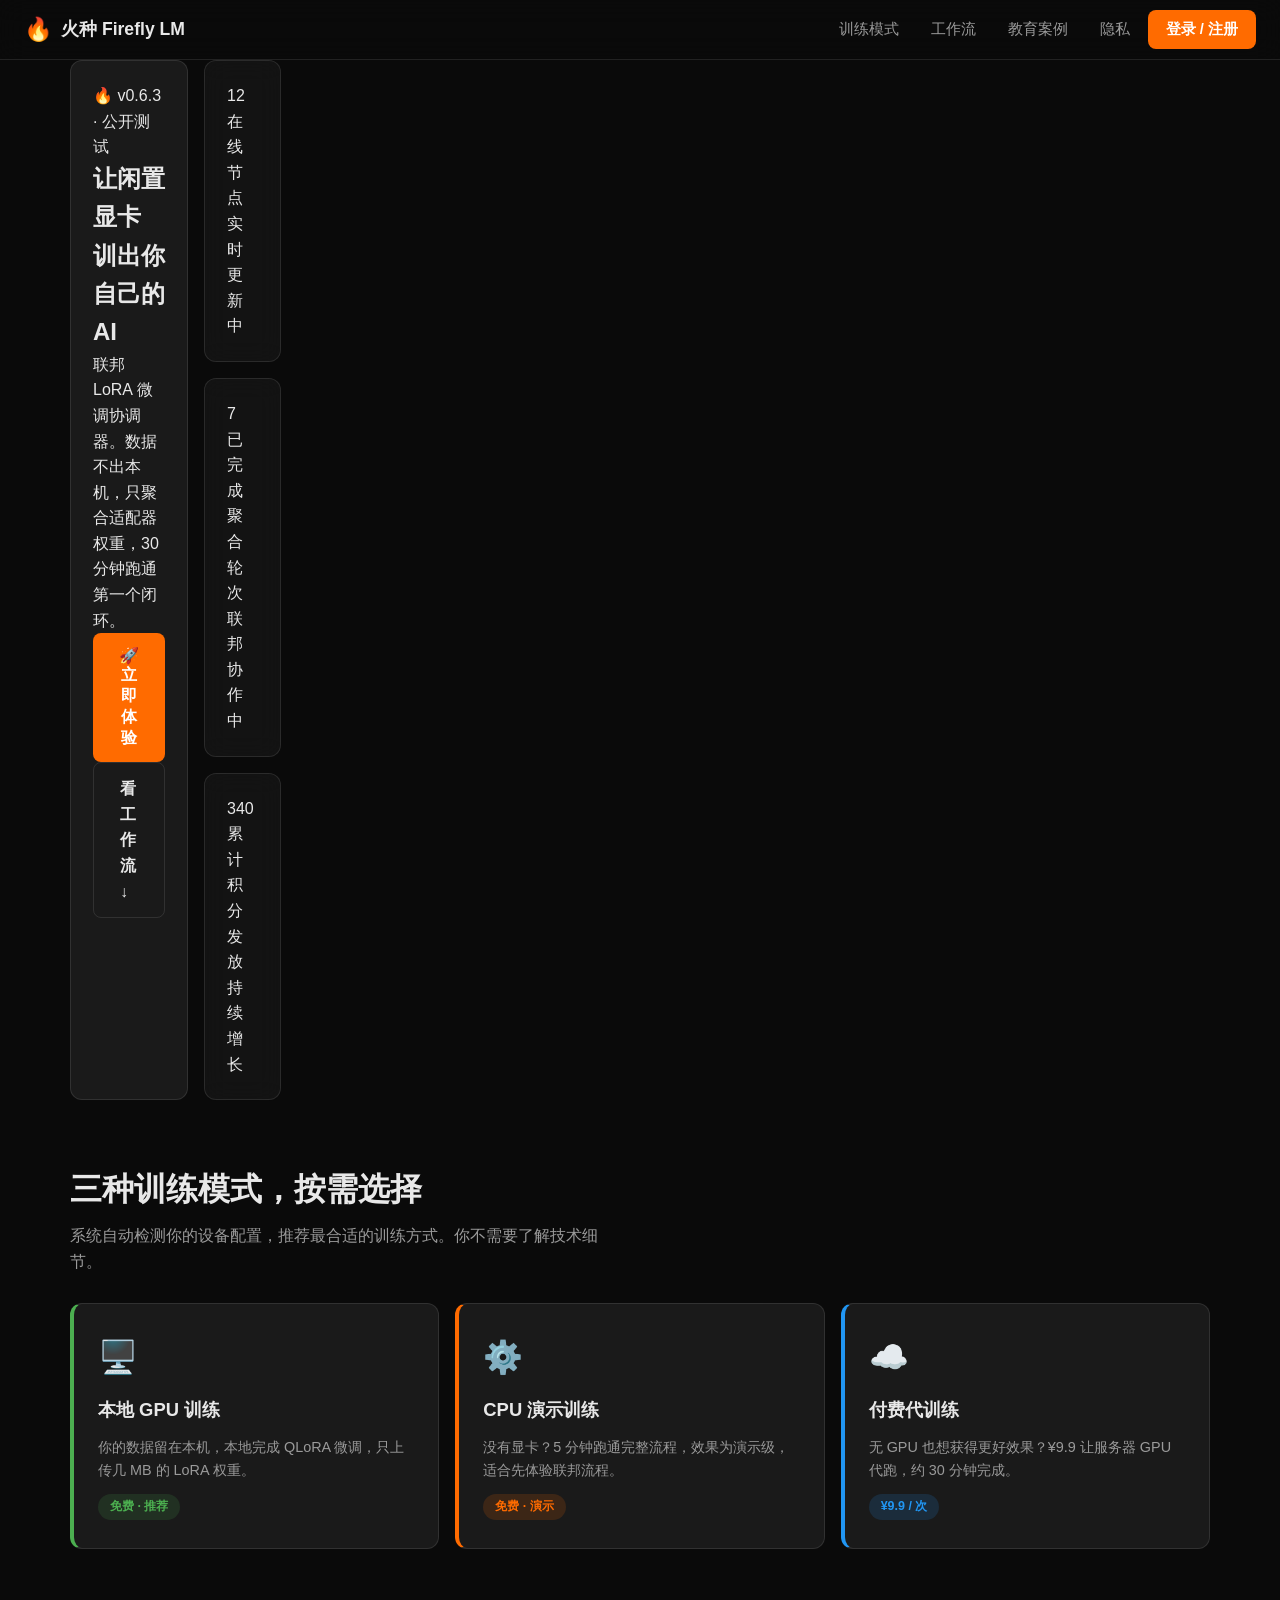
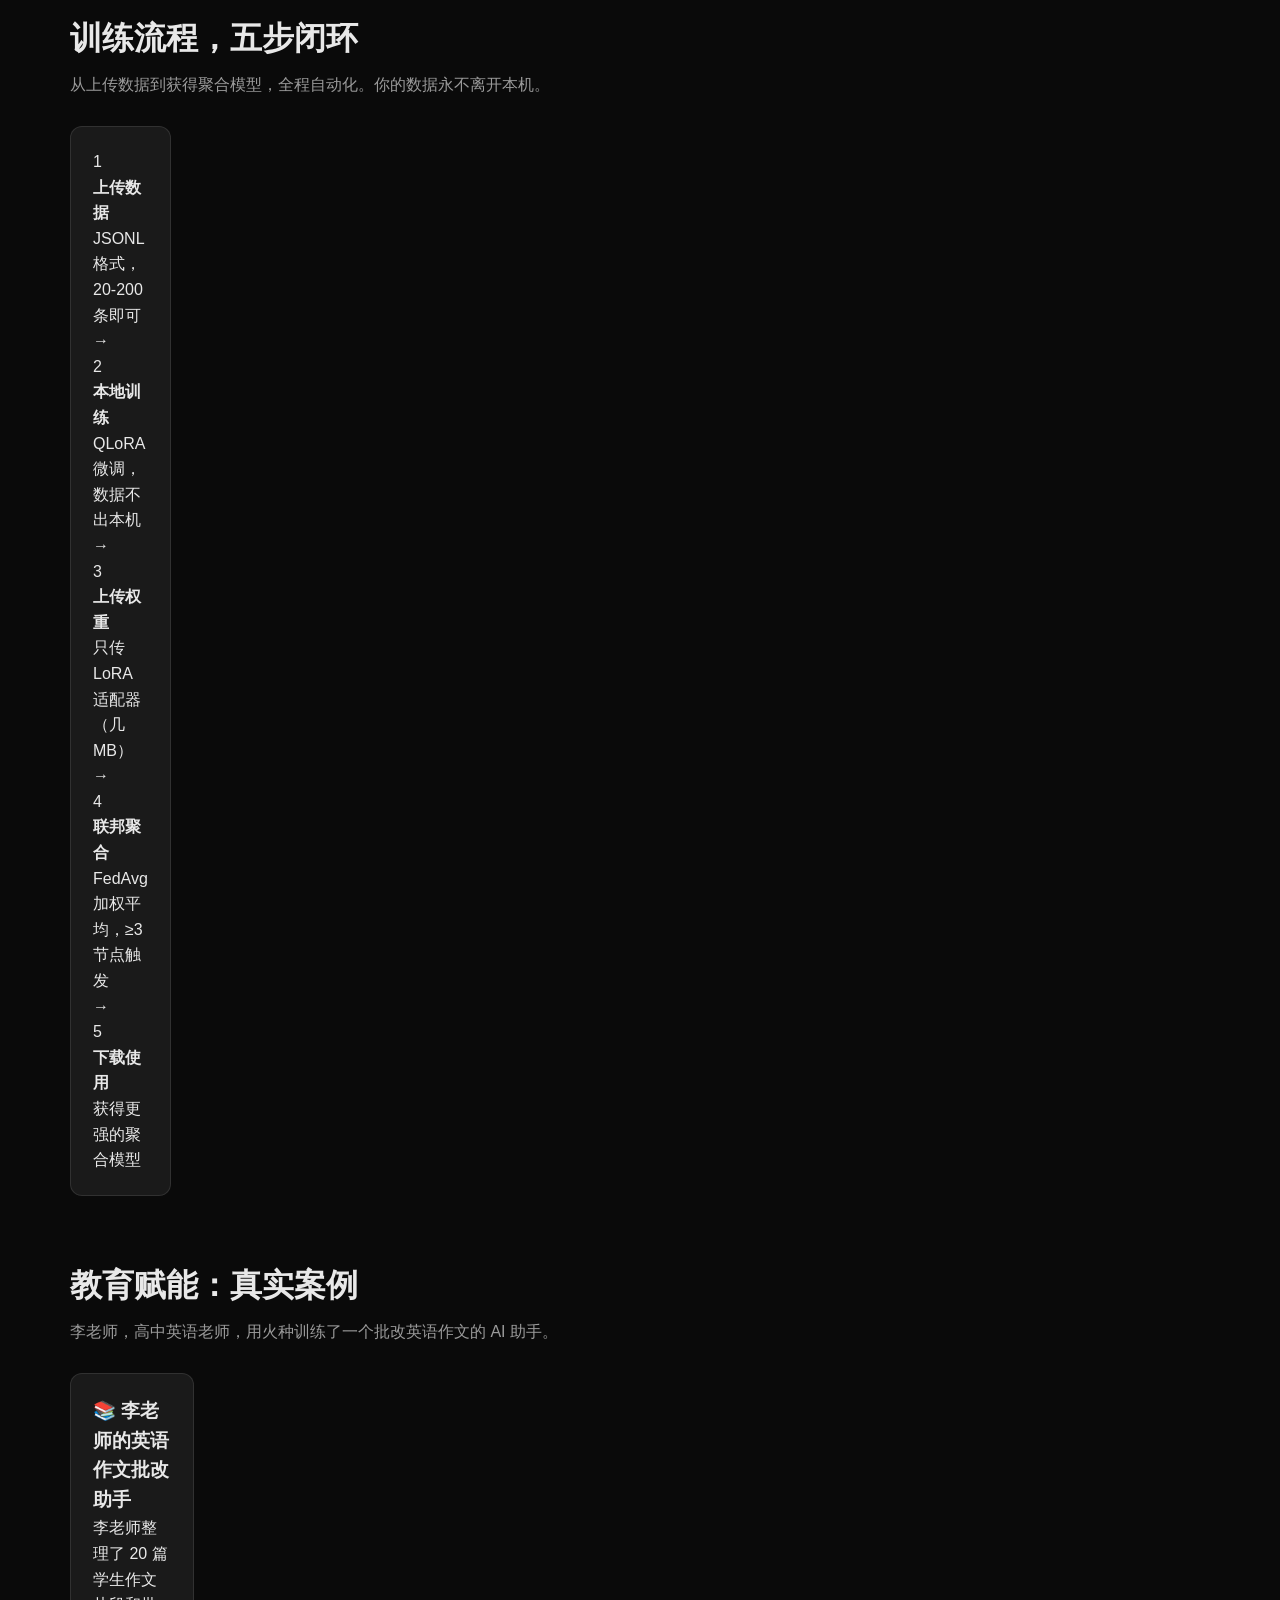
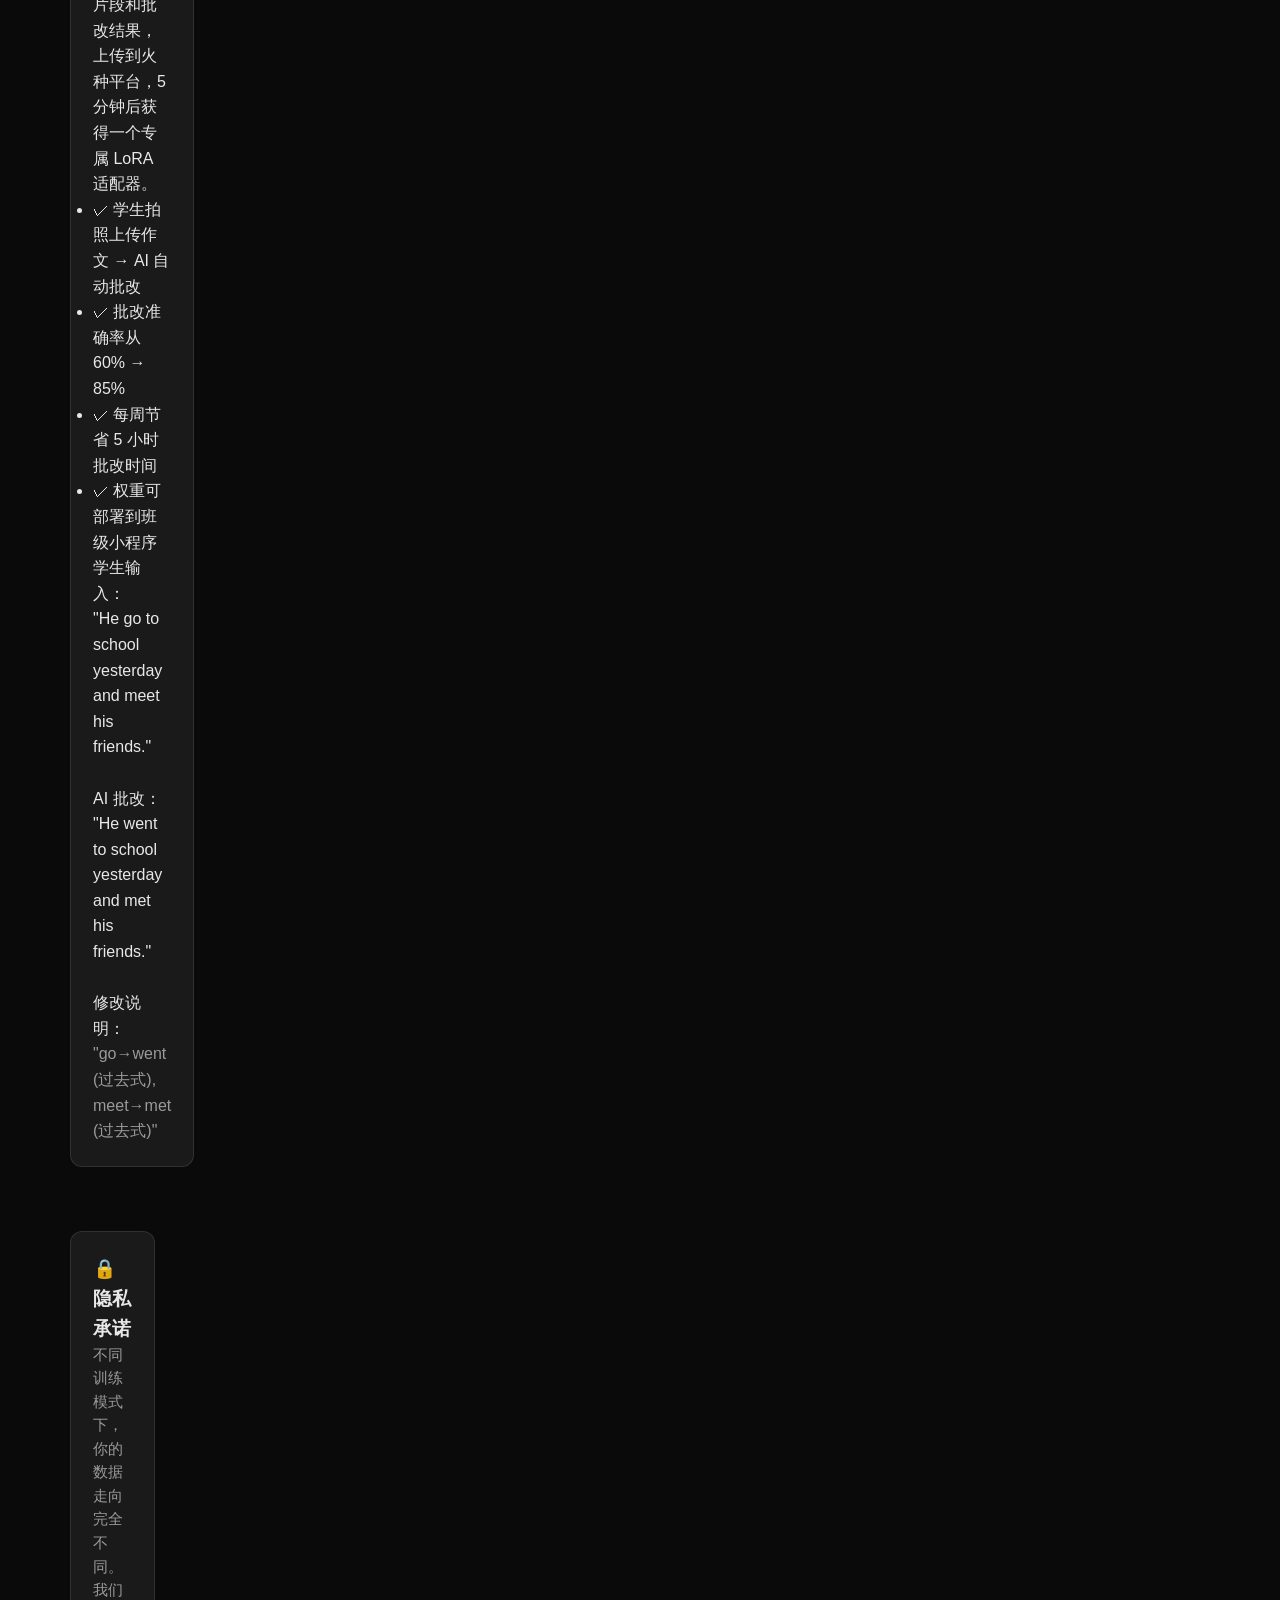
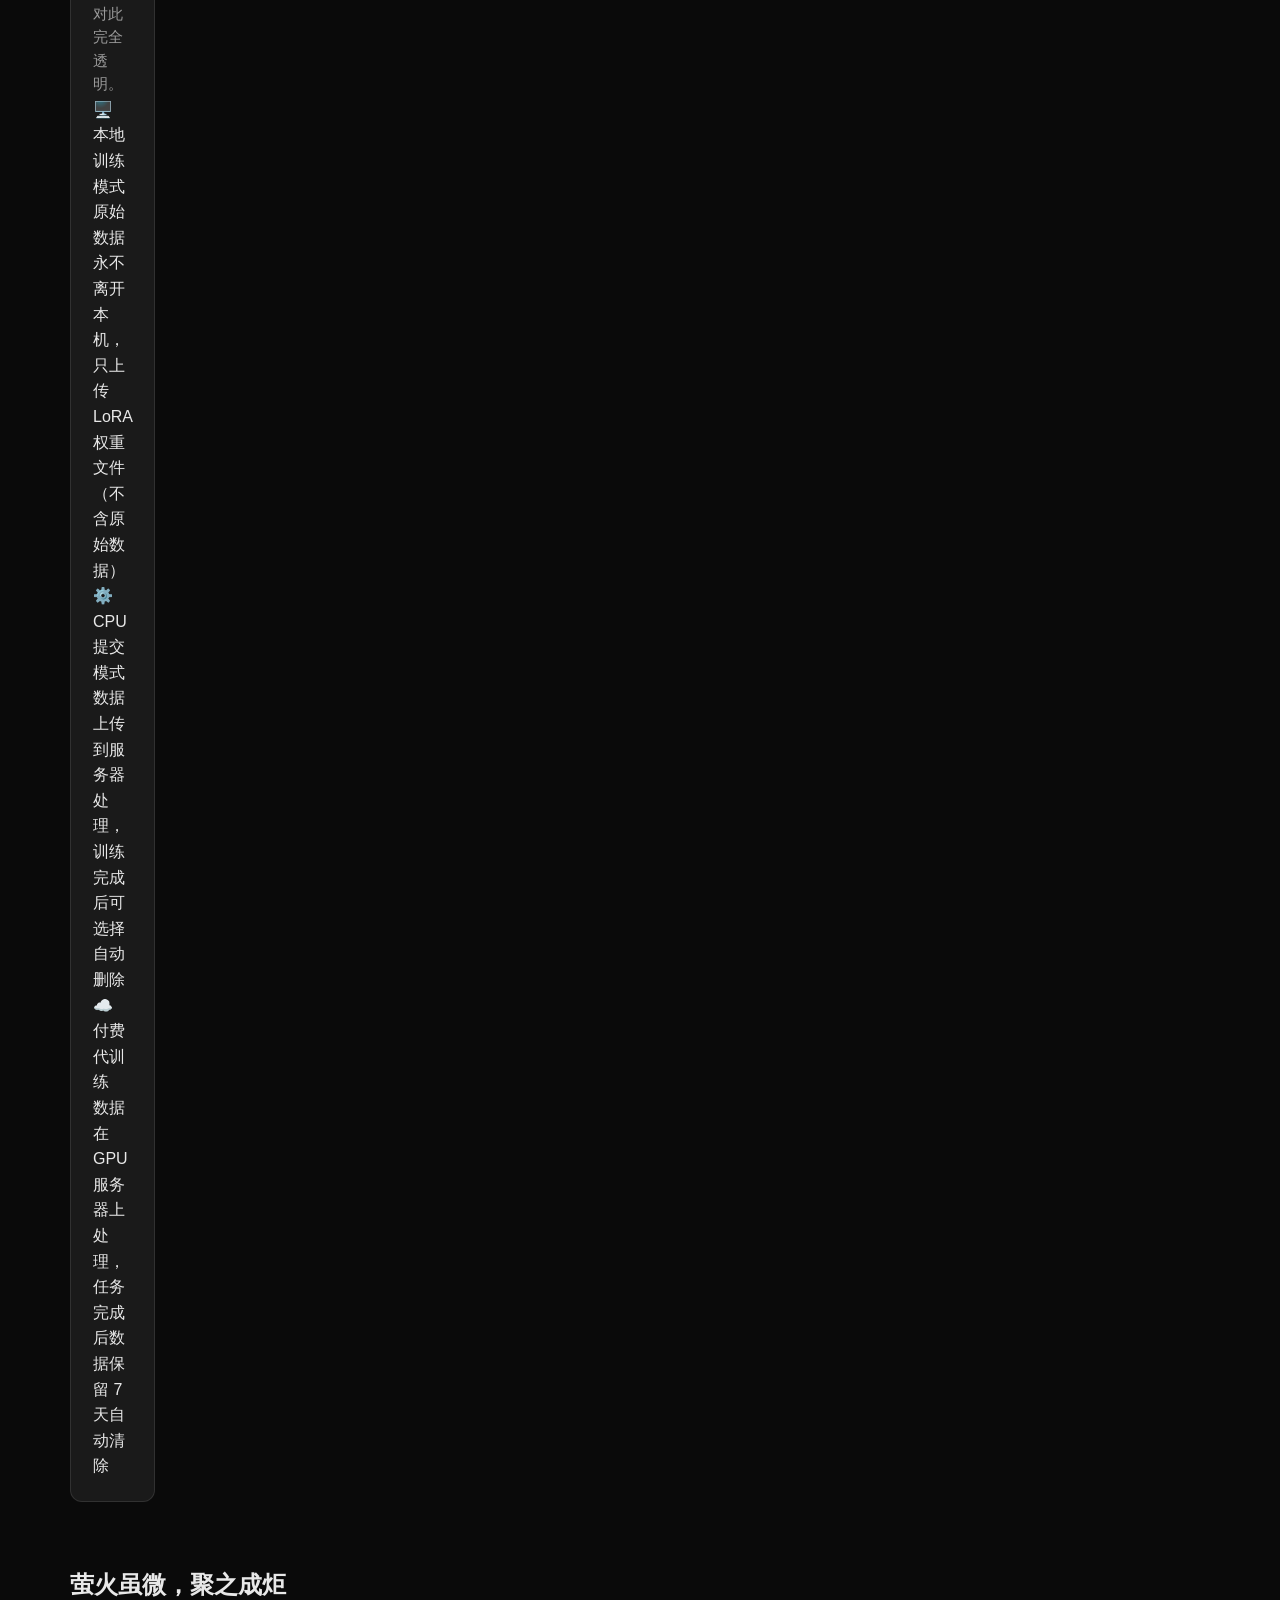
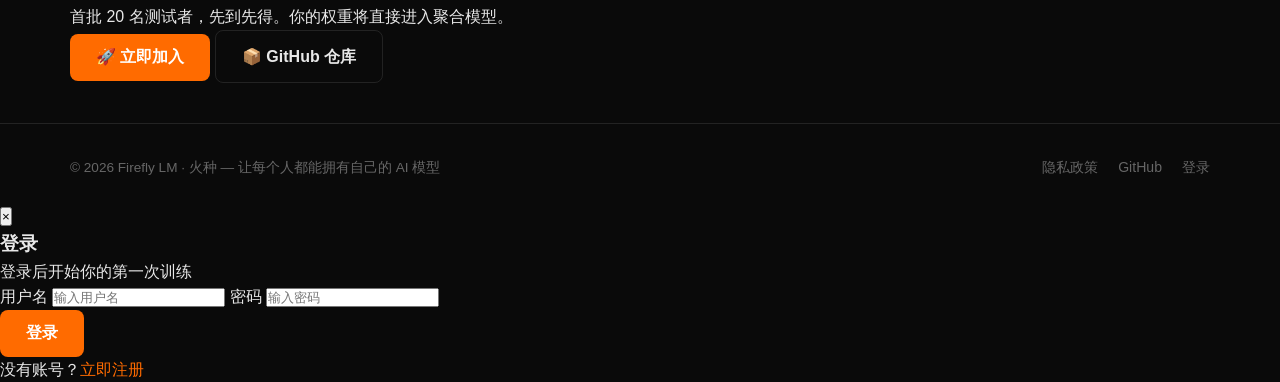
<file: docs/website/index.html>
<!DOCTYPE html>
<html lang="zh-CN">
<head>
    <meta charset="UTF-8">
    <meta name="viewport" content="width=device-width, initial-scale=1.0">
    <meta name="description" content="Firefly LM — 让闲置显卡训出你自己的 AI 模型。联邦 LoRA 微调协调器，数据不出本机。">
    <title>🔥 火种 Firefly LM — 让闲置显卡训出你自己的 AI</title>
    <link rel="icon" href="data:image/svg+xml,<svg xmlns='http://www.w3.org/2000/svg' viewBox='0 0 100 100'><text y='.9em' font-size='90'>🔥</text></svg>">
    <link rel="stylesheet" href="style.css">
</head>
<body>

    <!-- ========= Navigation ========= -->
    <nav class="nav" id="nav">
        <a href="index.html" class="nav-brand">
            <span class="logo">🔥</span>
            <span>火种 Firefly LM</span>
        </a>
        <div class="nav-links" id="navLinks">
            <a href="#modes">训练模式</a>
            <a href="#workflow">工作流</a>
            <a href="#education">教育案例</a>
            <a href="#privacy">隐私</a>
            <a href="#" class="nav-cta" onclick="openModal('login')">登录 / 注册</a>
        </div>
        <button class="nav-toggle" onclick="toggleNav()">☰</button>
    </nav>

    <!-- ========= Hero Section ========= -->
    <section class="hero">
        <div class="wrap">
            <div class="bento">
                <!-- Hero Title -->
                <div class="card hero-title">
                    <div class="hero-badge">🔥 v0.6.3 · 公开测试</div>
                    <h1>让闲置显卡<br>训出<span class="highlight">你自己的 AI</span></h1>
                    <p>联邦 LoRA 微调协调器。数据不出本机，只聚合适配器权重，30 分钟跑通第一个闭环。</p>
                    <div class="hero-actions">
                        <button class="btn" onclick="openModal('login')">
                            🚀 立即体验
                        </button>
                        <a class="btn ghost" href="#workflow">看工作流 ↓</a>
                    </div>
                </div>

                <!-- Hero Side Stats -->
                <div class="hero-side">
                    <div class="card stat-card glass">
                        <div class="num" id="statNodes">–</div>
                        <div class="label">在线节点</div>
                        <div class="trend pulse">实时更新中</div>
                    </div>
                    <div class="card stat-card glass">
                        <div class="num" id="statRounds">–</div>
                        <div class="label">已完成聚合轮次</div>
                        <div class="trend pulse">联邦协作中</div>
                    </div>
                    <div class="card stat-card glass">
                        <div class="num" id="statPoints">–</div>
                        <div class="label">累计积分发放</div>
                        <div class="trend pulse">持续增长</div>
                    </div>
                </div>
            </div>
        </div>
    </section>

    <!-- ========= Mode Cards ========= -->
    <section class="section" id="modes">
        <div class="wrap">
            <div class="section-head">
                <h2>三种训练模式，按需选择</h2>
                <p>系统自动检测你的设备配置，推荐最合适的训练方式。你不需要了解技术细节。</p>
            </div>
            <div class="bento">
                <div class="card mode-card gpu">
                    <div class="icon">🖥️</div>
                    <h3>本地 GPU 训练</h3>
                    <p>你的数据留在本机，本地完成 QLoRA 微调，只上传几 MB 的 LoRA 权重。</p>
                    <span class="tag">免费 · 推荐</span>
                </div>
                <div class="card mode-card cpu">
                    <div class="icon">⚙️</div>
                    <h3>CPU 演示训练</h3>
                    <p>没有显卡？5 分钟跑通完整流程，效果为演示级，适合先体验联邦流程。</p>
                    <span class="tag">免费 · 演示</span>
                </div>
                <div class="card mode-card paid">
                    <div class="icon">☁️</div>
                    <h3>付费代训练</h3>
                    <p>无 GPU 也想获得更好效果？¥9.9 让服务器 GPU 代跑，约 30 分钟完成。</p>
                    <span class="tag">¥9.9 / 次</span>
                </div>
            </div>
        </div>
    </section>

    <!-- ========= Workflow ========= -->
    <section class="section" id="workflow" style="padding-top:0;">
        <div class="wrap">
            <div class="section-head">
                <h2>训练流程，五步闭环</h2>
                <p>从上传数据到获得聚合模型，全程自动化。你的数据永不离开本机。</p>
            </div>
            <div class="bento">
                <div class="card workflow">
                    <div class="flow-steps">
                        <div class="flow-step">
                            <div class="step-num">1</div>
                            <h4>上传数据</h4>
                            <p>JSONL 格式，20-200 条即可</p>
                            <span class="flow-arrow">→</span>
                        </div>
                        <div class="flow-step">
                            <div class="step-num">2</div>
                            <h4>本地训练</h4>
                            <p>QLoRA 微调，数据不出本机</p>
                            <span class="flow-arrow">→</span>
                        </div>
                        <div class="flow-step">
                            <div class="step-num">3</div>
                            <h4>上传权重</h4>
                            <p>只传 LoRA 适配器（几 MB）</p>
                            <span class="flow-arrow">→</span>
                        </div>
                        <div class="flow-step">
                            <div class="step-num">4</div>
                            <h4>联邦聚合</h4>
                            <p>FedAvg 加权平均，≥3 节点触发</p>
                            <span class="flow-arrow">→</span>
                        </div>
                        <div class="flow-step">
                            <div class="step-num">5</div>
                            <h4>下载使用</h4>
                            <p>获得更强的聚合模型</p>
                        </div>
                    </div>
                </div>
            </div>
        </div>
    </section>

    <!-- ========= Education Case ========= -->
    <section class="section" id="education" style="padding-top:0;">
        <div class="wrap">
            <div class="section-head">
                <h2>教育赋能：真实案例</h2>
                <p>李老师，高中英语老师，用火种训练了一个批改英语作文的 AI 助手。</p>
            </div>
            <div class="bento">
                <div class="card edu-case">
                    <div class="edu-content">
                        <h3>📚 李老师的英语作文批改助手</h3>
                        <p>李老师整理了 20 篇学生作文片段和批改结果，上传到火种平台，5 分钟后获得一个专属 LoRA 适配器。</p>
                        <ul class="edu-list">
                            <li><span class="check">✓</span> 学生拍照上传作文 → AI 自动批改</li>
                            <li><span class="check">✓</span> 批改准确率从 60% → 85%</li>
                            <li><span class="check">✓</span> 每周节省 5 小时批改时间</li>
                            <li><span class="check">✓</span> 权重可部署到班级小程序</li>
                        </ul>
                    </div>
                    <div class="edu-demo">
                        <div><span class="label">学生输入：</span></div>
                        <div class="user">"He go to school yesterday and meet his friends."</div>
                        <br>
                        <div><span class="label">AI 批改：</span></div>
                        <div class="ai">"He went to school yesterday and met his friends."</div>
                        <br>
                        <div><span class="label">修改说明：</span></div>
                        <div style="color:var(--text-dim);">"go→went (过去式), meet→met (过去式)"</div>
                    </div>
                </div>
            </div>
        </div>
    </section>

    <!-- ========= Privacy ========= -->
    <section class="section" id="privacy" style="padding-top:0;">
        <div class="wrap">
            <div class="bento">
                <div class="card privacy-section">
                    <h3>🔒 隐私承诺</h3>
                    <p style="color:var(--text-dim);font-size:0.92em;">不同训练模式下，你的数据走向完全不同。我们对此完全透明。</p>
                    <div class="privacy-grid">
                        <div class="privacy-item">
                            <div class="p-title">🖥️ 本地训练模式</div>
                            <div class="p-desc">原始数据永不离开本机，只上传 LoRA 权重文件（不含原始数据）</div>
                        </div>
                        <div class="privacy-item">
                            <div class="p-title">⚙️ CPU 提交模式</div>
                            <div class="p-desc">数据上传到服务器处理，训练完成后可选择自动删除</div>
                        </div>
                        <div class="privacy-item">
                            <div class="p-title">☁️ 付费代训练</div>
                            <div class="p-desc">数据在 GPU 服务器上处理，任务完成后数据保留 7 天自动清除</div>
                        </div>
                    </div>
                </div>
            </div>
        </div>
    </section>

    <!-- ========= CTA ========= -->
    <section class="cta-section">
        <div class="wrap">
            <h2>萤火虽微，聚之成炬</h2>
            <p>首批 20 名测试者，先到先得。你的权重将直接进入聚合模型。</p>
            <div class="cta-buttons">
                <button class="btn" onclick="openModal('register')">🚀 立即加入</button>
                <a class="btn ghost" href="https://github.com/firefly-lm-org/firefly-client" target="_blank" rel="noopener">📦 GitHub 仓库</a>
            </div>
        </div>
    </section>

    <!-- ========= Footer ========= -->
    <footer class="footer">
        <div class="wrap">
            <div class="footer-content">
                <div class="footer-copy">© 2026 Firefly LM · 火种 — 让每个人都能拥有自己的 AI 模型</div>
                <div class="footer-links">
                    <a href="#privacy">隐私政策</a>
                    <a href="https://github.com/firefly-lm-org/firefly-client" target="_blank" rel="noopener">GitHub</a>
                    <a href="#" onclick="openModal('login')">登录</a>
                </div>
            </div>
        </div>
    </footer>

    <!-- ========= Login/Register Modal ========= -->
    <div class="modal-overlay" id="modalOverlay" onclick="if(event.target===this) closeModal()">
        <div class="modal" id="loginModal">
            <button class="close" onclick="closeModal()">×</button>
            <h3 id="modalTitle">登录</h3>
            <p class="sub" id="modalSub">登录后开始你的第一次训练</p>

            <label for="username">用户名</label>
            <input id="username" placeholder="输入用户名" autocomplete="username">

            <label for="password">密码</label>
            <input id="password" type="password" placeholder="输入密码" autocomplete="current-password">

            <label for="email" id="emailLabel" style="display:none;">邮箱（可选）</label>
            <input id="email" type="email" placeholder="your@email.com" style="display:none;" autocomplete="email">

            <div class="form-msg" id="formMsg"></div>

            <button class="btn" id="submitBtn" onclick="handleSubmit()">登录</button>

            <div class="switch" id="switchText">
                没有账号？<a onclick="switchMode()">立即注册</a>
            </div>
        </div>
    </div>

    <!-- ========= JavaScript ========= -->
    <script src="api.js"></script>
    <script>
        // ========= Nav Toggle (Mobile) =========
        function toggleNav() {
            document.getElementById('navLinks').classList.toggle('show');
        }

        // ========= Modal =========
        let isLoginMode = true;

        function openModal(mode) {
            const overlay = document.getElementById('modalOverlay');
            overlay.classList.add('show');
            if (mode === 'register') {
                isLoginMode = false;
                document.getElementById('modalTitle').textContent = '注册';
                document.getElementById('modalSub').textContent = '创建账号，开始联邦训练之旅';
                document.getElementById('submitBtn').textContent = '注册';
                document.getElementById('switchText').innerHTML = '已有账号？<a onclick="switchMode()">立即登录</a>';
                document.getElementById('emailLabel').style.display = 'block';
                document.getElementById('email').style.display = 'block';
            } else {
                isLoginMode = true;
                document.getElementById('modalTitle').textContent = '登录';
                document.getElementById('modalSub').textContent = '登录后开始你的第一次训练';
                document.getElementById('submitBtn').textContent = '登录';
                document.getElementById('switchText').innerHTML = '没有账号？<a onclick="switchMode()">立即注册</a>';
                document.getElementById('emailLabel').style.display = 'none';
                document.getElementById('email').style.display = 'none';
            }
            // If already logged in
            if (Firefly.getToken() && isLoginMode) {
                const saved = Firefly.getUser();
                if (saved) {
                    showMsg(`已登录为 ${saved}，正在跳转...`, 'success');
                    setTimeout(() => { closeModal(); location.href = 'workspace.html'; }, 1000);
                }
            }
        }

        function closeModal() {
            document.getElementById('modalOverlay').classList.remove('show');
            const msg = document.getElementById('formMsg');
            msg.className = 'form-msg';
            msg.textContent = '';
        }

        function switchMode() {
            openModal(isLoginMode ? 'register' : 'login');
        }

        // ========= Form Submit =========
        async function handleSubmit() {
            const username = document.getElementById('username').value.trim();
            const password = document.getElementById('password').value;
            const email = document.getElementById('email').value.trim();
            const msgEl = document.getElementById('formMsg');

            if (!username || !password) {
                showMsg('用户名和密码不能为空', 'error');
                return;
            }

            const btn = document.getElementById('submitBtn');
            btn.disabled = true;
            btn.textContent = '处理中...';

            try {
                if (isLoginMode) {
                    await Firefly.login(username, password);
                    showMsg(`✅ 欢迎回来，${username}！`, 'success');
                    setTimeout(() => {
                        closeModal();
                        location.href = 'workspace.html';
                    }, 1200);
                } else {
                    await Firefly.register(username, password, email);
                    showMsg('✅ 注册成功！正在自动登录...', 'success');
                    setTimeout(() => Firefly.login(username, password), 800)
                        .then(() => {
                            closeModal();
                            location.href = 'workspace.html';
                        });
                }
            } catch (e) {
                showMsg(e.message || '请求失败', 'error');
            } finally {
                btn.disabled = false;
                btn.textContent = isLoginMode ? '登录' : '注册';
            }
        }

        function showMsg(text, type) {
            const el = document.getElementById('formMsg');
            el.textContent = text;
            el.className = `form-msg ${type}`;
        }

        // ========= Stats Polling =========
        async function fetchStats() {
            try {
                const r = await fetch(`${Firefly.API}/api/v1/aggregation/rounds?limit=100`);
                if (r.ok) {
                    const data = await r.json();
                    const rounds = data.rounds || [];
                    document.getElementById('statRounds').textContent = rounds.length;
                }
                const q = await fetch(`${Firefly.API}/api/v1/train/queue-info`);
                if (q.ok) {
                    const qd = await q.json();
                    document.getElementById('statNodes').textContent = (qd.active_nodes || 0);
                    document.getElementById('statPoints').textContent = (qd.total_points || 0);
                }
            } catch (e) {
                // Fallback demo data
                document.getElementById('statNodes').textContent = '12';
                document.getElementById('statRounds').textContent = '7';
                document.getElementById('statPoints').textContent = '340';
            }
        }

        // ========= Version Check =========
        async function checkVersion() {
            try {
                const data = await Firefly.getVersion();
                if (!data) return;
                const v = document.createElement('div');
                v.style.cssText = 'position:fixed;bottom:16px;right:16px;background:rgba(255,107,0,0.15);border:1px solid rgba(255,107,0,0.3);padding:8px 14px;border-radius:8px;font-size:0.82em;z-index:40;cursor:pointer;';
                v.innerHTML = `🔥 v${data.version} 可用 · <a href="${data.download_url}" target="_blank" style="color:#FF6B00;">更新</a>`;
                document.body.appendChild(v);
            } catch(e) {}
        }

        // ========= Init =========
        document.addEventListener('keydown', (e) => {
            if (e.key === 'Escape') closeModal();
        });

        // Check if already logged in → redirect to workspace
        if (Firefly.getToken()) {
            // Auto-redirect after a short delay
            // location.href = 'workspace.html';
        }

        fetchStats();
        checkVersion();
        setInterval(fetchStats, 30000);
    </script>

</body>
</html>
</file>
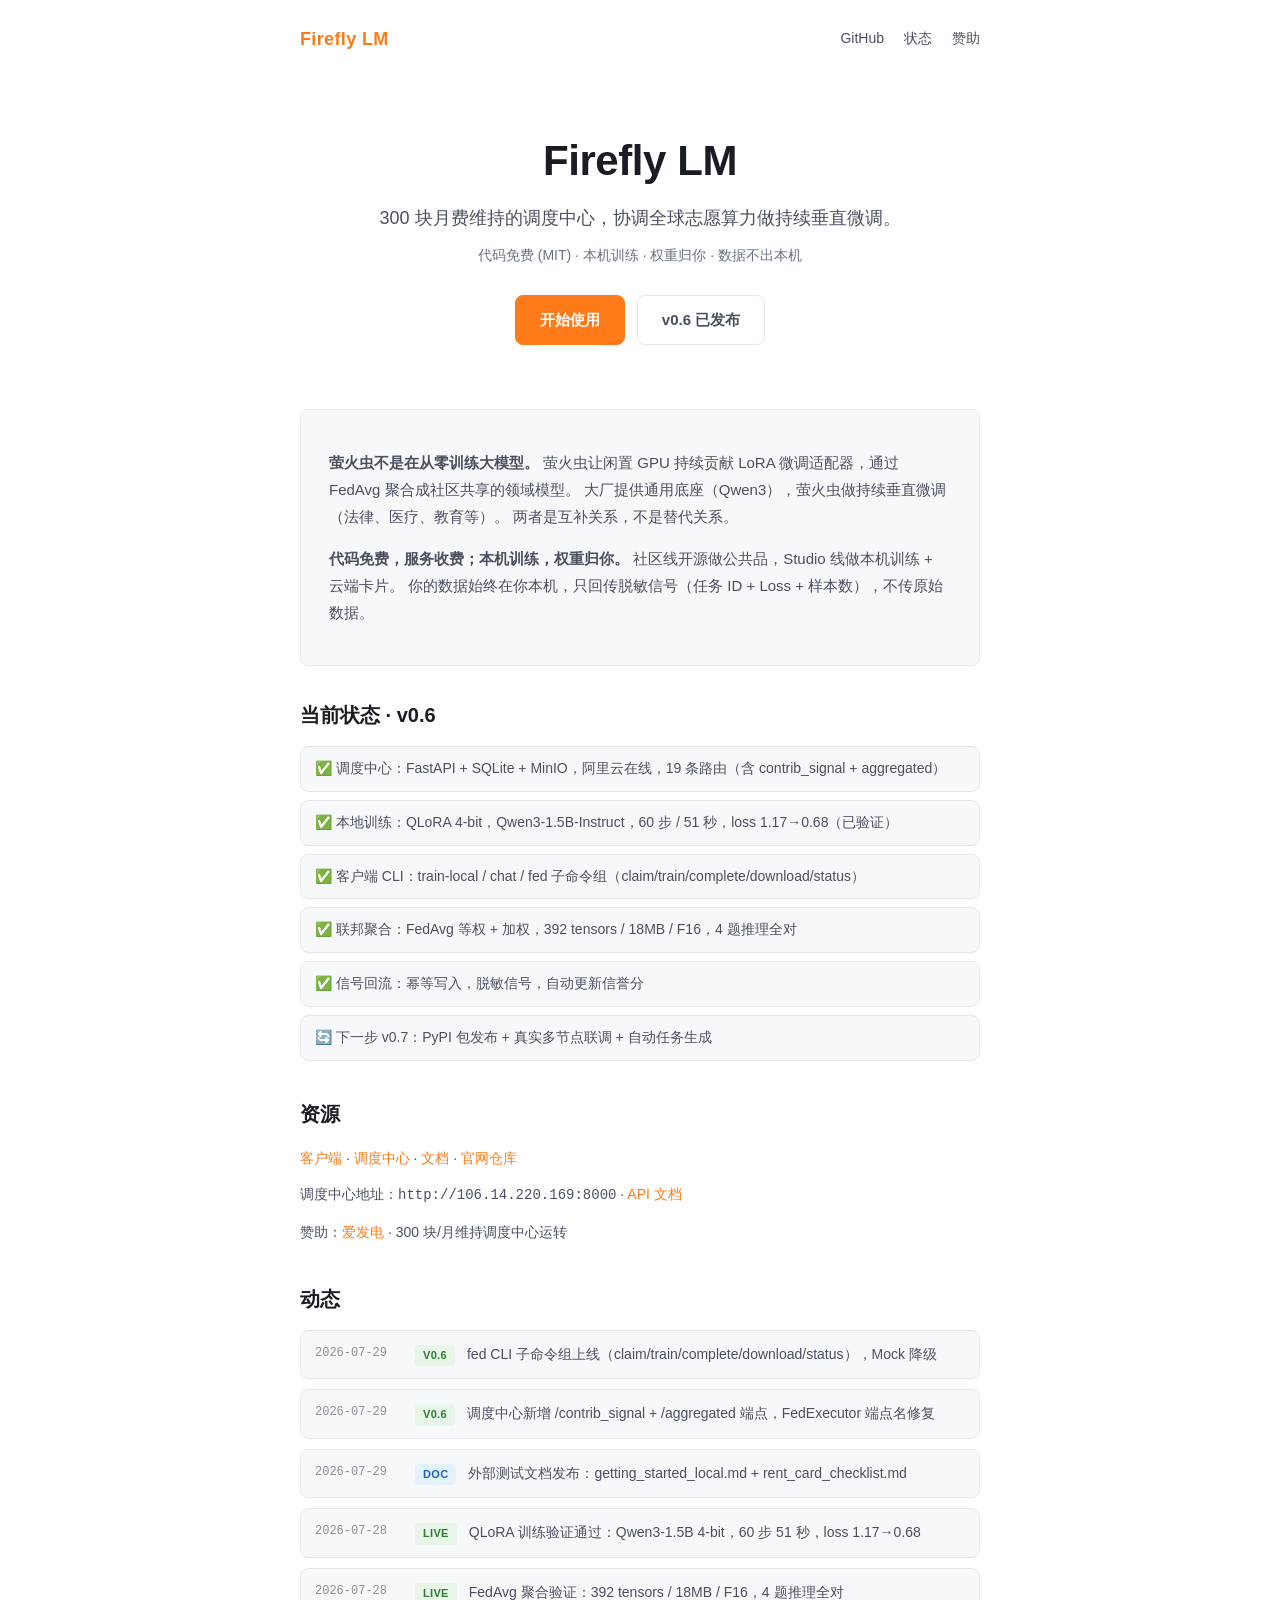
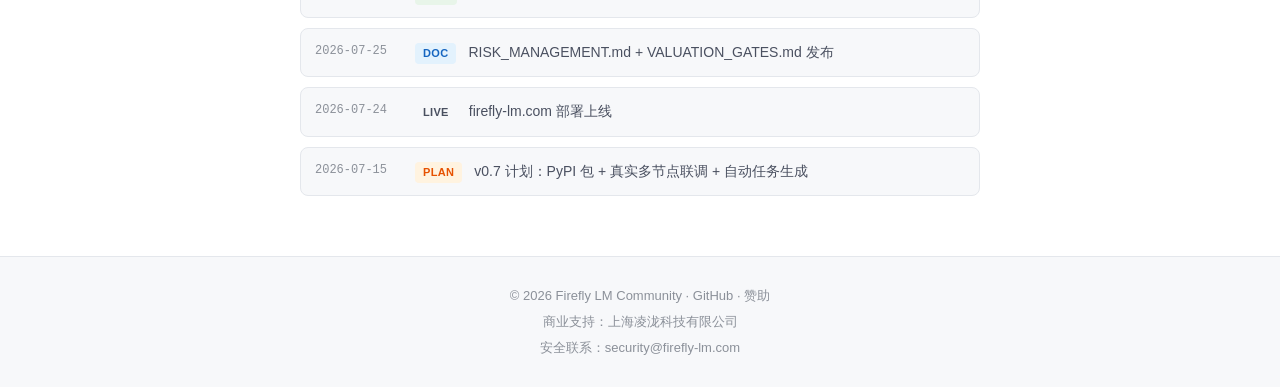
<file: firefly-client/docs/website/index.html>
<!doctype html>
<html lang="zh-CN">
<head>
  <meta charset="utf-8" />
  <meta name="viewport" content="width=device-width,initial-scale=1" />
  <title>Firefly LM · 萤火虫火种</title>
  <meta name="description" content="300 块月费维持的调度中心，协调全球志愿算力做持续垂直微调。代码免费，服务收费；本机训练，权重归你。" />
  <link rel="stylesheet" href="style.css" />
</head>
<body>
  <header>
    <span class="logo">Firefly LM</span>
    <nav>
      <a href="https://github.com/firefly-lm-org">GitHub</a>
      <a href="#status">状态</a>
      <a href="https://afdian.com/a/firefly-lm">赞助</a>
    </nav>
  </header>

  <main>
    <section class="hero">
      <h1>Firefly LM</h1>
      <p class="sub">300 块月费维持的调度中心，协调全球志愿算力做持续垂直微调。</p>
      <p class="meta">代码免费 (MIT) · 本机训练 · 权重归你 · 数据不出本机</p>
      <div class="cta">
        <a class="btn" href="https://github.com/firefly-lm-org/firefly-client">开始使用</a>
        <a class="btn ghost" href="#status">v0.6 已发布</a>
      </div>
    </section>

    <section class="what">
      <p>
        <strong>萤火虫不是在从零训练大模型。</strong>
        萤火虫让闲置 GPU 持续贡献 LoRA 微调适配器，通过 FedAvg 聚合成社区共享的领域模型。
        大厂提供通用底座（Qwen3），萤火虫做持续垂直微调（法律、医疗、教育等）。
        两者是互补关系，不是替代关系。
      </p>
      <p style="margin-top: 12px;">
        <strong>代码免费，服务收费；本机训练，权重归你。</strong>
        社区线开源做公共品，Studio 线做本机训练 + 云端卡片。
        你的数据始终在你本机，只回传脱敏信号（任务 ID + Loss + 样本数），不传原始数据。
      </p>
    </section>

    <section id="status" class="status">
      <h2>当前状态 · v0.6</h2>
      <ul>
        <li>✅ 调度中心：FastAPI + SQLite + MinIO，阿里云在线，19 条路由（含 contrib_signal + aggregated）</li>
        <li>✅ 本地训练：QLoRA 4-bit，Qwen3-1.5B-Instruct，60 步 / 51 秒，loss 1.17→0.68（已验证）</li>
        <li>✅ 客户端 CLI：train-local / chat / fed 子命令组（claim/train/complete/download/status）</li>
        <li>✅ 联邦聚合：FedAvg 等权 + 加权，392 tensors / 18MB / F16，4 题推理全对</li>
        <li>✅ 信号回流：幂等写入，脱敏信号，自动更新信誉分</li>
        <li>🔄 下一步 v0.7：PyPI 包发布 + 真实多节点联调 + 自动任务生成</li>
      </ul>
    </section>

    <section class="links">
      <h2>资源</h2>
      <p>
        <a href="https://github.com/firefly-lm-org/firefly-client">客户端</a> ·
        <a href="https://github.com/firefly-lm-org/firefly-scheduler">调度中心</a> ·
        <a href="https://github.com/firefly-lm-org/docs">文档</a> ·
        <a href="https://github.com/firefly-lm-org/website">官网仓库</a>
      </p>
      <p>调度中心地址：<code>http://106.14.220.169:8000</code> · <a href="http://106.14.220.169:8000/docs">API 文档</a></p>
      <p>赞助：<a href="https://afdian.com/a/firefly-lm">爱发电</a> · 300 块/月维持调度中心运转</p>
    </section>

    <section class="news" id="news">
      <h2>动态</h2>
      <ul class="news-list">
        <li><span class="news-date">2026-07-29</span><span class="news-tag tag-shipped">v0.6</span><span class="news-text">fed CLI 子命令组上线（claim/train/complete/download/status），Mock 降级</span></li>
        <li><span class="news-date">2026-07-29</span><span class="news-tag tag-shipped">v0.6</span><span class="news-text">调度中心新增 /contrib_signal + /aggregated 端点，FedExecutor 端点名修复</span></li>
        <li><span class="news-date">2026-07-29</span><span class="news-tag tag-doc">Doc</span><span class="news-text">外部测试文档发布：getting_started_local.md + rent_card_checklist.md</span></li>
        <li><span class="news-date">2026-07-28</span><span class="news-tag tag-shipped">Live</span><span class="news-text">QLoRA 训练验证通过：Qwen3-1.5B 4-bit，60 步 51 秒，loss 1.17→0.68</span></li>
        <li><span class="news-date">2026-07-28</span><span class="news-tag tag-shipped">Live</span><span class="news-text">FedAvg 聚合验证：392 tensors / 18MB / F16，4 题推理全对</span></li>
        <li><span class="news-date">2026-07-25</span><span class="news-tag tag-doc">Doc</span><span class="news-text">RISK_MANAGEMENT.md + VALUATION_GATES.md 发布</span></li>
        <li><span class="news-date">2026-07-24</span><span class="news-tag tag-live">Live</span><span class="news-text">firefly-lm.com 部署上线</span></li>
        <li><span class="news-date">2026-07-15</span><span class="news-tag tag-plan">Plan</span><span class="news-text">v0.7 计划：PyPI 包 + 真实多节点联调 + 自动任务生成</span></li>
      </ul>
    </section>
  </main>

  <footer>
    <p>© 2026 Firefly LM Community · <a href="https://github.com/firefly-lm-org">GitHub</a> · <a href="https://afdian.com/a/firefly-lm">赞助</a></p>
    <p>商业支持：上海凌泷科技有限公司</p>
    <p>安全联系：security@firefly-lm.com</p>
  </footer>
</body>
</html>
</file>
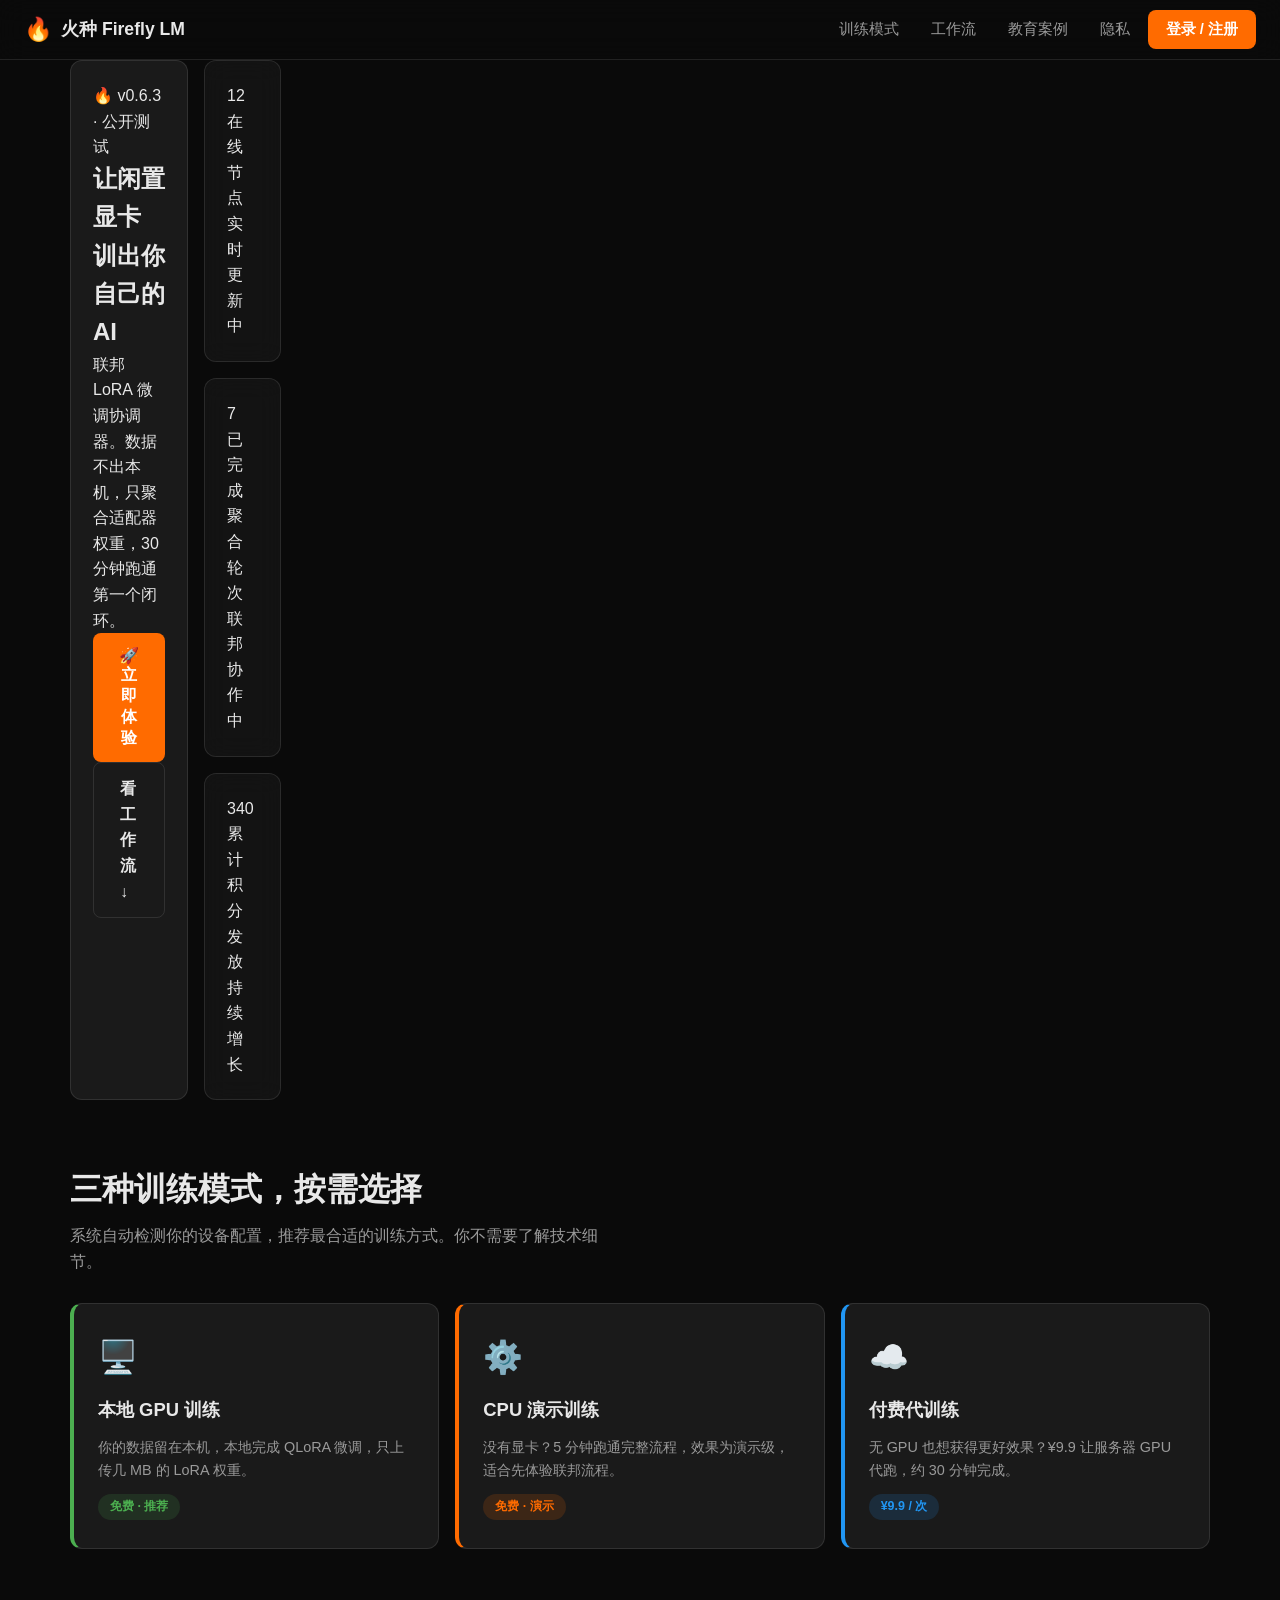
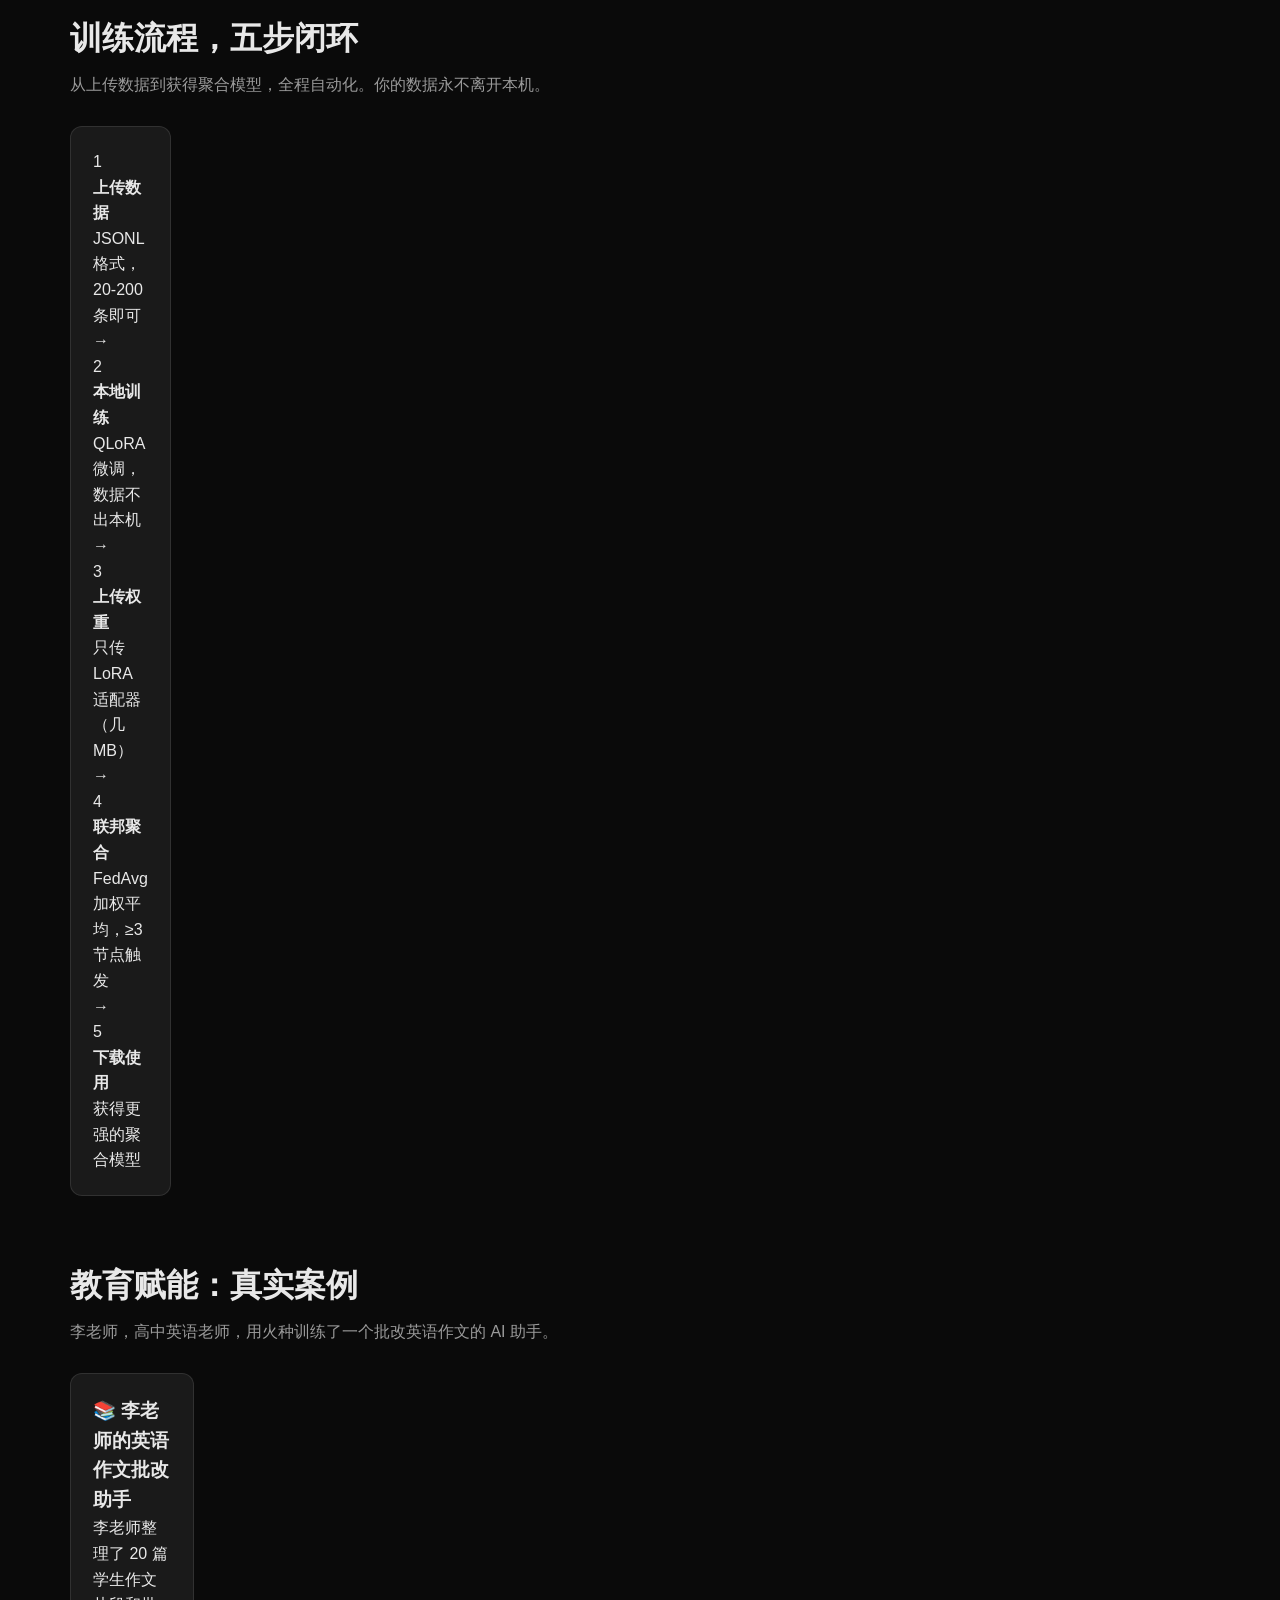
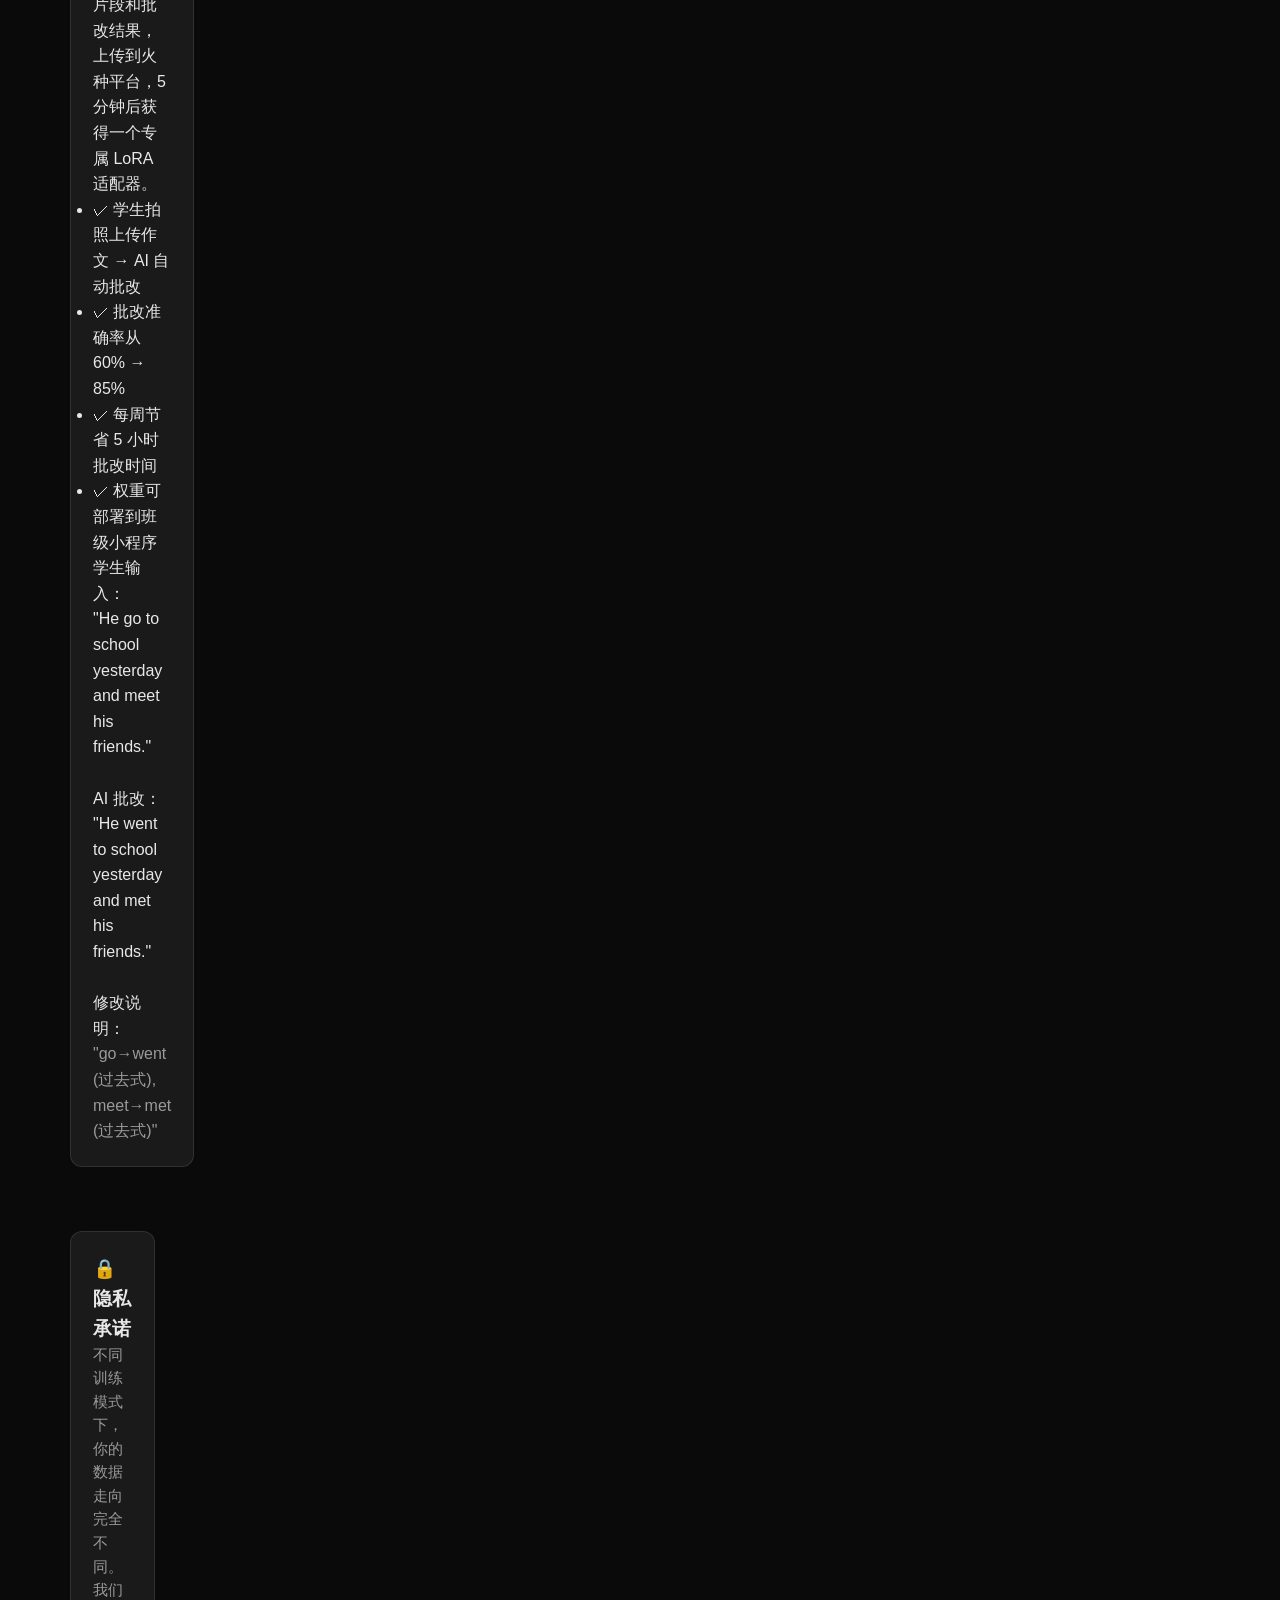
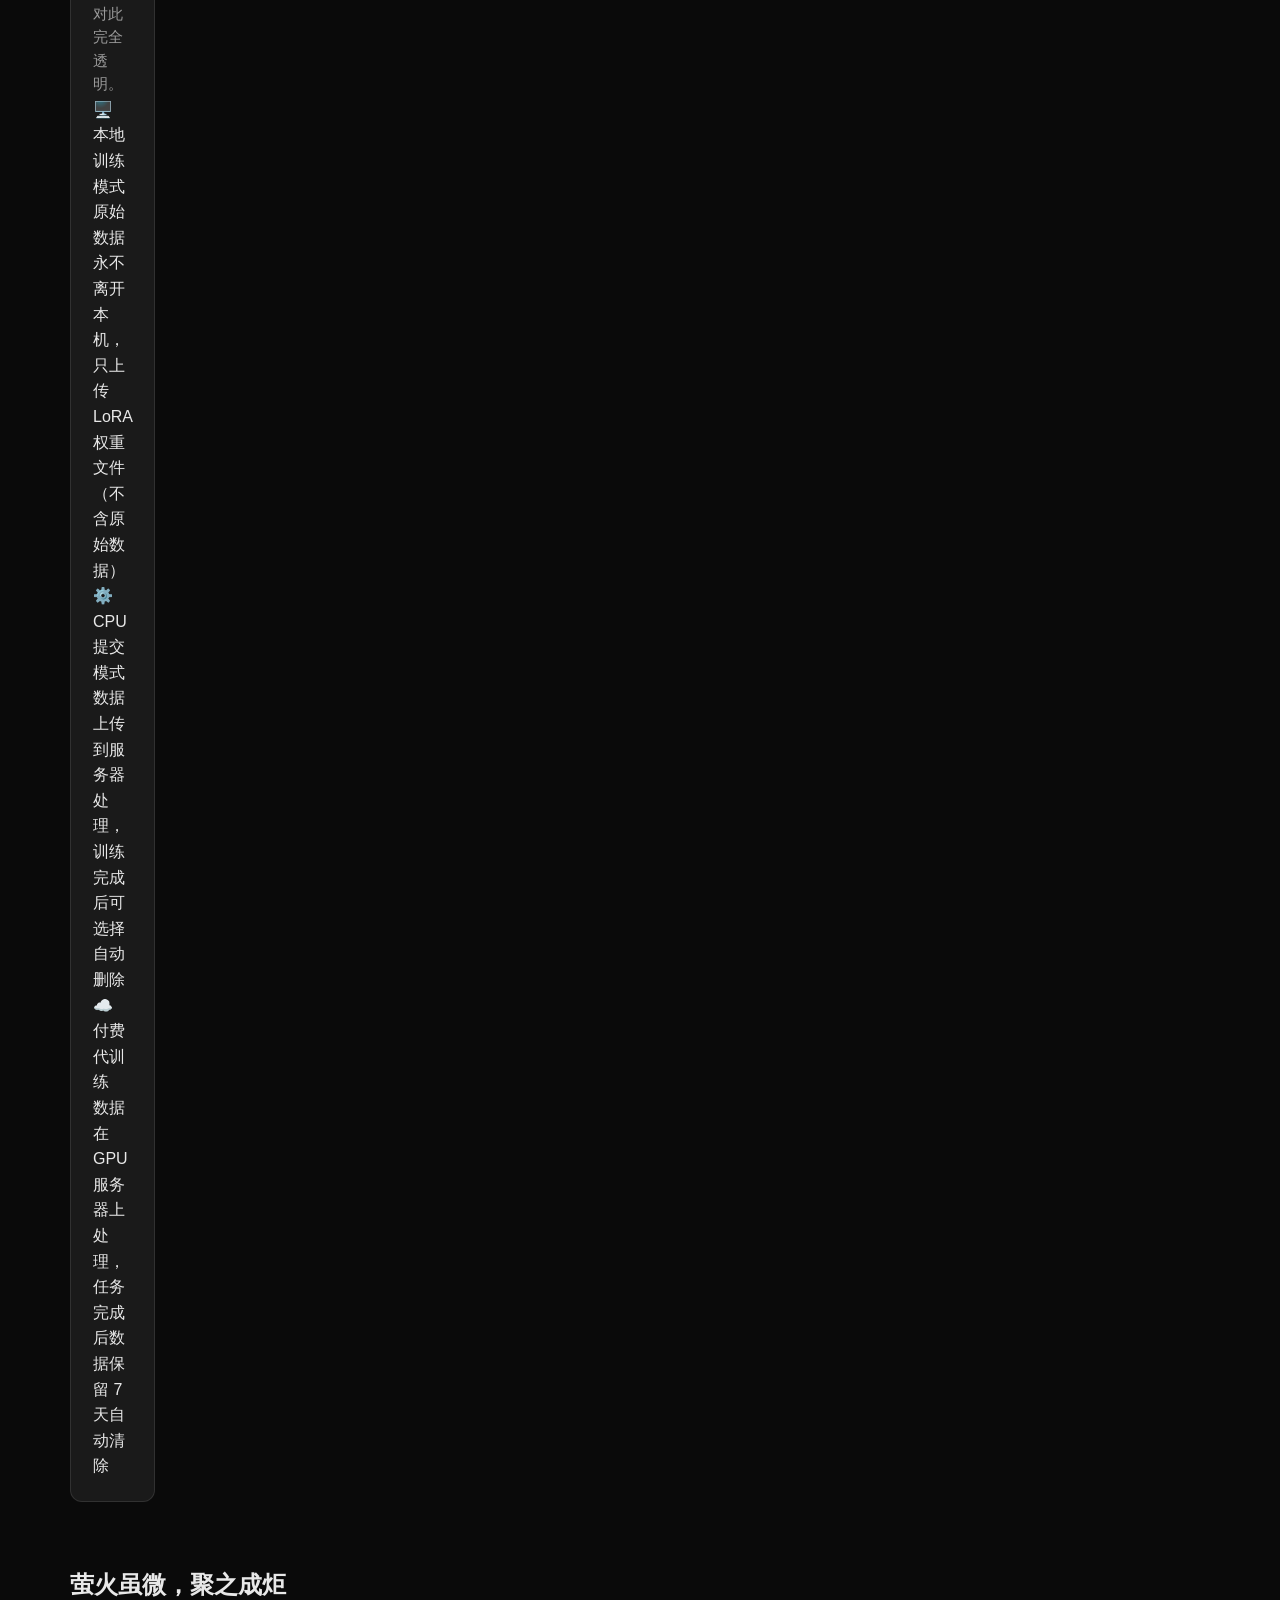
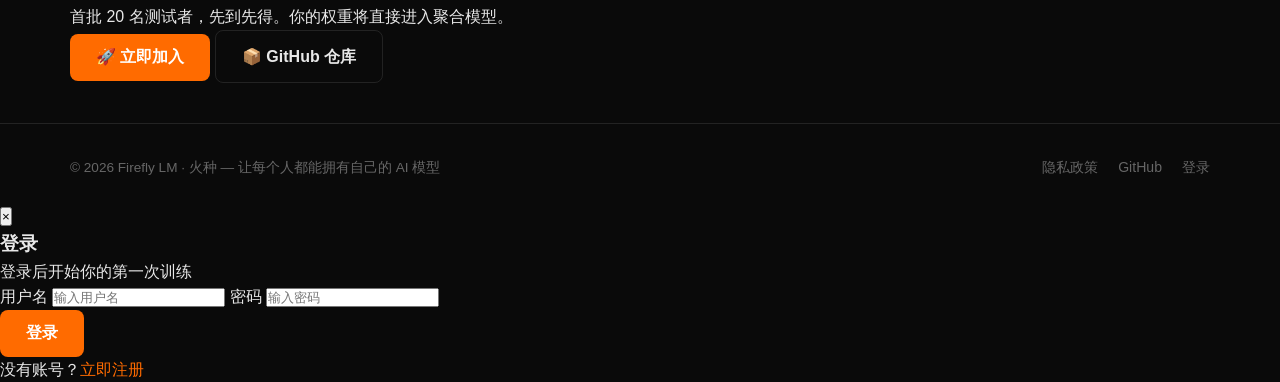
<file: docs/website/workspace.html>
<!DOCTYPE html>
<html lang="zh-CN">
<head>
    <meta charset="UTF-8">
    <meta name="viewport" content="width=device-width, initial-scale=1.0">
    <title>🔥 火种 Firefly LM — 工作区</title>
    <link rel="stylesheet" href="style.css">
</head>
<body>

    <!-- ========= Navigation ========= -->
    <nav class="nav">
        <a href="index.html" class="nav-brand">
            <span class="logo">🔥</span>
            <span>火种 Firefly LM</span>
        </a>
        <div class="nav-links">
            <a href="#upload" onclick="switchTab('upload')">训练</a>
            <a href="#history" onclick="switchTab('history')">历史</a>
            <a href="#chat" onclick="switchTab('chat')">聊天</a>
            <a href="#points" onclick="switchTab('points')">积分</a>
        </div>
        <div class="nav-user">
            <span class="points" id="navPoints">🔥 0</span>
            <span style="color:var(--text-dim);font-size:0.9em;" id="navUser">guest</span>
            <button class="nav-logout" onclick="doLogout()">退出</button>
        </div>
    </nav>

    <!-- ========= Workspace ========= -->
    <div class="workspace">
        <!-- Sidebar -->
        <aside class="sidebar">
            <div class="sidebar-section">
                <div class="sidebar-title">训练</div>
                <button class="sidebar-item active" onclick="switchTab('upload')">
                    <span class="icon">📤</span> 上传数据
                </button>
                <button class="sidebar-item" onclick="switchTab('generate')">
                    <span class="icon">✨</span> 自动生成
                </button>
                <button class="sidebar-item" onclick="switchTab('train')">
                    <span class="icon">⚙️</span> 训练状态
                </button>
            </div>
            <div class="sidebar-section">
                <div class="sidebar-title">结果</div>
                <button class="sidebar-item" onclick="switchTab('download')">
                    <span class="icon">📥</span> 下载权重
                </button>
                <button class="sidebar-item" onclick="switchTab('chat')">
                    <span class="icon">💬</span> 在线测试
                </button>
            </div>
            <div class="sidebar-section">
                <div class="sidebar-title">账户</div>
                <button class="sidebar-item" onclick="switchTab('history')">
                    <span class="icon">📋</span> 历史记录
                </button>
                <button class="sidebar-item" onclick="switchTab('points')">
                    <span class="icon">🔥</span> 积分明细
                </button>
            </div>
        </aside>

        <!-- Main Content -->
        <main class="main-content" id="mainContent">
            <!-- Pages swapped here -->
        </main>
    </div>

    <!-- ========= Toast ========= -->
    <div class="toast" id="toast"></div>

    <!-- ========= JavaScript ========= -->
    <script src="api.js"></script>
    <script>
        // ========= Init =========
        if (!Firefly.getToken()) {
            location.href = 'index.html';
        } else {
            document.getElementById('navUser').textContent = Firefly.getUser();
            Firefly.getPointsBalance().then(d => {
                if (d) document.getElementById('navPoints').textContent = `🔥 ${d.balance || 0}`;
            }).catch(() => {});
            switchTab('upload');
        }

        // ========= Tabs =========
        function switchTab(tab) {
            document.querySelectorAll('.sidebar-item').forEach(el => el.classList.remove('active'));
            const main = document.getElementById('mainContent');

            switch(tab) {
                case 'upload': renderUpload(main); break;
                case 'generate': renderGenerate(main); break;
                case 'train': renderTrain(main); break;
                case 'download': renderDownload(main); break;
                case 'chat': renderChat(main); break;
                case 'history': renderHistory(main); break;
                case 'points': renderPoints(main); break;
            }
        }

        // ========= Render: Upload =========
        function renderUpload(main) {
            main.innerHTML = `
                <div class="page-header">
                    <h1>📤 上传数据训练</h1>
                    <p>上传 JSONL 格式的训练数据，系统自动检测配置并推荐训练方式。</p>
                </div>

                <div class="card">
                    <div class="upload-zone" id="uploadZone"
                         ondragover="event.preventDefault(); this.classList.add('dragover')"
                         ondragleave="this.classList.remove('dragover')"
                         ondrop="handleDrop(event)">
                        <div class="upload-icon">📤</div>
                        <p><strong>拖拽 JSONL 文件到此处</strong>，或点击选择文件</p>
                        <p class="hint">支持 .jsonl 格式，每行一条 {"instruction":"...", "input":"...", "output":"..."}</p>
                        <input type="file" id="fileInput" accept=".jsonl,.json" hidden onchange="handleFile(this.files[0])">
                        <button class="btn" style="margin-top:14px;" onclick="document.getElementById('fileInput').click()">选择文件</button>
                        <div id="selectedFile"></div>
                    </div>
                </div>

                <div class="card">
                    <h3 style="margin-bottom:12px;">选择训练模式</h3>
                    <div class="mode-selector">
                        <button class="mode-btn active" id="mode-gpu" onclick="selectMode('gpu')">
                            <span class="mode-icon">🖥️</span>
                            <strong>本地 GPU 训练</strong>
                            <span class="mode-tag">免费 · 推荐</span>
                        </button>
                        <button class="mode-btn" id="mode-cpu" onclick="selectMode('cpu')">
                            <span class="mode-icon">⚙️</span>
                            <strong>CPU 演示训练</strong>
                            <span class="mode-tag">免费 · 演示</span>
                        </button>
                        <button class="mode-btn" id="mode-paid" onclick="selectMode('paid')">
                            <span class="mode-icon">☁️</span>
                            <strong>付费代训练</strong>
                            <span class="mode-tag">¥9.9 / 次</span>
                        </button>
                    </div>
                    <div style="display:flex;gap:10px;flex-wrap:wrap;margin-top:8px;align-items:center;">
                        <label style="font-size:0.88em;color:var(--text-dim);">领域：</label>
                        <select id="domainSelect" style="padding:6px 12px;border-radius:6px;background:#0a0a0a;border:1px solid #333;color:var(--text);">
                            <option value="law">法律</option>
                            <option value="python">Python 编程</option>
                            <option value="tax">税务</option>
                            <option value="education">教育</option>
                        </select>
                    </div>
                    <button class="btn" style="margin-top:18px;width:100%;" id="startTrainBtn" onclick="startTraining()">
                        🚀 开始训练
                    </button>
                </div>

                <div class="card progress-card" id="progressCard">
                    <div class="progress-header">
                        <h3 id="progressTitle">训练进行中...</h3>
                        <span class="badge running" id="progressBadge">训练中</span>
                    </div>
                    <div class="progress-bar-container">
                        <div class="progress-bar-fill" id="progressFill"></div>
                    </div>
                    <div class="stats-row">
                        <div class="stat-item">
                            <div class="stat-label">Loss</div>
                            <div class="stat-value" id="lossValue">—</div>
                        </div>
                        <div class="stat-item">
                            <div class="stat-label">已用时间</div>
                            <div class="stat-value" id="timeValue">—</div>
                        </div>
                        <div class="stat-item">
                            <div class="stat-label">预估剩余</div>
                            <div class="stat-value" id="etaValue">—</div>
                        </div>
                        <div class="stat-item">
                            <div class="stat-label">任务 ID</div>
                            <div class="stat-value" id="taskIdValue" style="font-size:0.8em;">—</div>
                        </div>
                    </div>
                </div>
            `;
        }

        // ========= Render: Generate =========
        function renderGenerate(main) {
            main.innerHTML = `
                <div class="page-header">
                    <h1>✨ 自动生成数据</h1>
                    <p>没有数据？选择领域，我们用 AI 自动生成高质量训练数据。</p>
                </div>
                <div class="card">
                    <div class="gen-row">
                        <div>
                            <label>领域</label>
                            <select id="genDomain" style="padding:8px 12px;border-radius:6px;background:#0a0a0a;border:1px solid #333;color:var(--text);">
                                <option value="law">法律</option>
                                <option value="python">Python</option>
                                <option value="tax">税务</option>
                                <option value="education">教育</option>
                            </select>
                        </div>
                        <div>
                            <label>生成条数</label>
                            <input type="number" id="genCount" value="20" min="5" max="100" style="width:80px;padding:8px;border-radius:6px;background:#0a0a0a;border:1px solid #333;color:var(--text);">
                        </div>
                        <div style="flex:1;display:flex;align-items:flex-end;">
                            <button class="btn" id="genBtn" onclick="generateData()" style="width:100%;">
                                ✨ 生成数据
                            </button>
                        </div>
                    </div>
                    <p style="color:var(--text-faint);font-size:0.82em;margin-top:12px;">
                        ⚠️ 生成过程约 30-60 秒，生成的对话数据会经过质量过滤（≥0.7 分保留）。
                    </p>
                </div>
                <div class="card" id="genResult" style="display:none;">
                    <h3>生成结果</h3>
                    <p id="genResultText" style="color:var(--text-dim);font-size:0.9em;margin-top:8px;"></p>
                    <button class="btn" style="margin-top:12px;" onclick="switchTab('upload')">→ 去训练</button>
                </div>
            `;
        }

        // ========= Render: Train =========
        function renderTrain(main) {
            main.innerHTML = `
                <div class="page-header">
                    <h1>⚙️ 训练状态</h1>
                    <p>查看当前和最近的任务状态。</p>
                </div>
                <div class="card">
                    <h3 style="margin-bottom:12px;">当前任务</h3>
                    <div id="currentTaskInfo">
                        <p style="color:var(--text-faint);">暂无进行中的任务</p>
                    </div>
                </div>
                <div class="card">
                    <h3 style="margin-bottom:12px;">最近任务</h3>
                    <div id="recentTasksList">
                        <p style="color:var(--text-faint);">加载中...</p>
                    </div>
                </div>
            `;
            loadRecentTasks();
        }

        // ========= Render: Download =========
        function renderDownload(main) {
            main.innerHTML = `
                <div class="page-header">
                    <h1>📥 下载权重</h1>
                    <p>训练完成后，下载你的 LoRA 适配器或聚合模型。</p>
                </div>
                <div class="card">
                    <h3 style="margin-bottom:12px;">聚合模型</h3>
                    <p style="color:var(--text-dim);font-size:0.9em;margin-bottom:12px;">
                        聚合模型由多个节点的 LoRA 权重加权平均生成，效果优于单节点。
                    </p>
                    <div id="aggregationList">
                        <p style="color:var(--text-faint);">加载中...</p>
                    </div>
                </div>
                <div class="card">
                    <h3 style="margin-bottom:12px;">我的适配器</h3>
                    <div id="myAdapters">
                        <p style="color:var(--text-faint);">加载中...</p>
                    </div>
                </div>
            `;
            loadAggregations();
            loadMyAdapters();
        }

        // ========= Render: Chat =========
        function renderChat(main) {
            main.innerHTML = `
                <div class="page-header">
                    <h1>💬 在线测试</h1>
                    <p>加载你的适配器，和模型对话验证效果。</p>
                </div>
                <div class="card">
                    <div style="display:flex;gap:10px;align-items:center;margin-bottom:14px;flex-wrap:wrap;">
                        <label style="font-size:0.88em;color:var(--text-dim);">适配器：</label>
                        <select id="chatAdapter" style="padding:6px 12px;border-radius:6px;background:#0a0a0a;border:1px solid #333;color:var(--text);">
                            <option value="">（无 / 使用基座模型）</option>
                        </select>
                        <button class="btn sm ghost" onclick="loadChatAdapters()">刷新列表</button>
                    </div>
                    <div class="chat-container">
                        <div class="chat-messages" id="chatMessages">
                            <div class="chat-msg ai">
                                <div class="chat-avatar">🤖</div>
                                <div class="chat-bubble">你好！我是火种训练的 AI 助手。请先选择适配器，然后开始对话。</div>
                            </div>
                        </div>
                        <div class="chat-input-area">
                            <input type="text" id="chatInput" placeholder="输入消息...（Enter 发送）" onkeypress="if(event.key==='Enter') sendMessage()">
                            <button class="btn" onclick="sendMessage()">发送</button>
                        </div>
                    </div>
                </div>
            `;
            loadChatAdapters();
        }

        // ========= Render: History =========
        function renderHistory(main) {
            main.innerHTML = `
                <div class="page-header">
                    <h1>📋 历史记录</h1>
                    <p>所有训练任务的完整记录。</p>
                </div>
                <div class="card" style="overflow-x:auto;">
                    <table class="task-table" id="historyTable">
                        <thead>
                            <tr>
                                <th>任务 ID</th>
                                <th>领域</th>
                                <th>状态</th>
                                <th>Loss</th>
                                <th>完成时间</th>
                                <th>操作</th>
                            </tr>
                        </thead>
                        <tbody id="historyBody">
                            <tr><td colspan="6" style="color:var(--text-faint);">加载中...</td></tr>
                        </tbody>
                    </table>
                </div>
            `;
            loadHistory();
        }

        // ========= Render: Points =========
        function renderPoints(main) {
            main.innerHTML = `
                <div class="page-header">
                    <h1>🔥 积分明细</h1>
                    <p>训练获得积分，下载聚合模型消耗积分。</p>
                </div>
                <div class="card">
                    <div style="display:flex;align-items:baseline;gap:10px;">
                        <span style="font-size:2.5em;font-weight:700;color:var(--accent);" id="pointsTotal">—</span>
                        <span style="color:var(--text-dim);">总积分</span>
                    </div>
                </div>
                <div class="card" style="overflow-x:auto;">
                    <h3 style="margin-bottom:12px;">明细</h3>
                    <table class="task-table" id="pointsTable">
                        <thead>
                            <tr><th>时间</th><th>类型</th><th>积分变动</th><th>说明</th></tr>
                        </thead>
                        <tbody id="pointsBody">
                            <tr><td colspan="4" style="color:var(--text-faint);">加载中...</td></tr>
                        </tbody>
                    </table>
                </div>
            `;
            loadPointsDetail();
        }

        // ========= File Handling =========
        let selectedFile = null;

        function handleDrop(e) {
            e.preventDefault();
            document.getElementById('uploadZone').classList.remove('dragover');
            if (e.dataTransfer.files[0]) handleFile(e.dataTransfer.files[0]);
        }

        function handleFile(file) {
            selectedFile = file;
            const el = document.getElementById('selectedFile');
            el.className = 'selected-file';
            el.textContent = `✓ ${file.name} (${Firefly.formatSize(file.size)})`;
            Firefly.showToast(`已选择: ${file.name}`, 'success');
        }

        // ========= Mode Select =========
        let currentMode = 'gpu';
        function selectMode(mode) {
            currentMode = mode;
            document.querySelectorAll('.mode-btn').forEach(b => b.classList.remove('active'));
            document.getElementById('mode-' + mode).classList.add('active');
        }

        // ========= Start Training =========
        let pollTimer = null;
        let currentTaskId = null;

        async function startTraining() {
            if (!selectedFile && currentMode !== 'cpu') {
                Firefly.showToast('请先选择数据文件', 'error');
                return;
            }

            const btn = document.getElementById('startTrainBtn');
            btn.disabled = true;
            btn.textContent = '提交中...';

            try {
                let taskId;
                if (currentMode === 'gpu') {
                    taskId = (await Firefly.submitTrain(selectedFile, document.getElementById('domainSelect').value)).task_id;
                } else if (currentMode === 'cpu') {
                    taskId = (await Firefly.submitCPU(document.getElementById('domainSelect').value)).task_id;
                } else {
                    taskId = (await Firefly.submitPaid(selectedFile, document.getElementById('domainSelect').value)).task_id;
                }

                currentTaskId = taskId;
                Firefly.showToast(`任务已提交: ${taskId}`, 'success');

                document.getElementById('progressCard').classList.add('show');
                document.getElementById('progressTitle').textContent = '训练进行中...';
                document.getElementById('progressBadge').className = 'badge running';
                document.getElementById('progressBadge').textContent = '训练中';
                document.getElementById('taskIdValue').textContent = taskId;

                startPolling(taskId);
            } catch (e) {
                Firefly.showToast(e.message || '提交失败', 'error');
            } finally {
                btn.disabled = false;
                btn.textContent = '🚀 开始训练';
            }
        }

        function startPolling(taskId) {
            if (pollTimer) clearInterval(pollTimer);
            const startTime = Date.now();

            pollTimer = setInterval(async () => {
                try {
                    const data = await Firefly.getStatus(taskId);
                    const pct = data.progress || 0;
                    document.getElementById('progressFill').style.width = pct + '%';

                    if (data.final_loss !== undefined) {
                        document.getElementById('lossValue').textContent = data.final_loss.toFixed(4);
                    }

                    const elapsed = Math.floor((Date.now() - startTime) / 1000);
                    document.getElementById('timeValue').textContent = Firefly.formatDuration(elapsed);

                    if (pct > 5) {
                        const eta = Math.floor(elapsed / pct * (100 - pct));
                        document.getElementById('etaValue').textContent = Firefly.formatDuration(eta);
                    }

                    if (['completed', 'failed', 'rejected'].includes(data.status)) {
                        clearInterval(pollTimer);
                        const badge = document.getElementById('progressBadge');
                        if (data.status === 'completed') {
                            badge.className = 'badge completed';
                            badge.textContent = '✅ 完成';
                            document.getElementById('progressTitle').textContent = `训练完成！Loss: ${data.final_loss?.toFixed(4)}`;
                            Firefly.showToast('🎉 训练完成！', 'success');
                            // Refresh points
                            Firefly.getPointsBalance().then(d => {
                                if (d) document.getElementById('navPoints').textContent = `🔥 ${d.balance || 0}`;
                            });
                        } else if (data.status === 'rejected') {
                            badge.className = 'badge failed';
                            badge.textContent = '⚠️ 被拒';
                            Firefly.showToast('任务被反作弊系统拒绝', 'error');
                        } else {
                            badge.className = 'badge failed';
                            badge.textContent = '❌ 失败';
                            Firefly.showToast('训练失败', 'error');
                        }
                    }
                } catch(e) {}
            }, 5000);
        }

        // ========= Generate Data =========
        async function generateData() {
            const domain = document.getElementById('genDomain').value;
            const count = document.getElementById('genCount').value;
            const btn = document.getElementById('genBtn');

            btn.disabled = true;
            btn.textContent = '生成中...（约30秒）';

            try {
                const data = await Firefly.generateData(domain, count);
                document.getElementById('genResult').style.display = 'block';
                document.getElementById('genResultText').innerHTML =
                    `✅ 生成 <strong>${data.count}</strong> 条数据（领域: ${domain}）<br>` +
                    `质量分 ≥0.7 的已入库，可直接用于训练。`;
                Firefly.showToast(`生成 ${data.count} 条数据成功`, 'success');
            } catch (e) {
                Firefly.showToast(e.message || '生成失败', 'error');
            } finally {
                btn.disabled = false;
                btn.textContent = '✨ 生成数据';
            }
        }

        // ========= Load: Recent Tasks =========
        async function loadRecentTasks() {
            try {
                const data = await Firefly.getHistory(5);
                const el = document.getElementById('recentTasksList');
                const tasks = data.tasks || [];

                if (tasks.length === 0) {
                    el.innerHTML = '<p style="color:var(--text-faint);">暂无任务记录</p>';
                    return;
                }

                el.innerHTML = `
                    <table class="task-table">
                        <thead><tr><th>任务 ID</th><th>领域</th><th>状态</th><th>Loss</th><th>操作</th></tr></thead>
                        <tbody>
                            ${tasks.map(t => `
                                <tr>
                                    <td style="font-size:0.85em;">${t.task_id}</td>
                                    <td>${t.domain}</td>
                                    <td>${Firefly.statusBadge(t.status)}</td>
                                    <td>${t.final_loss?.toFixed(3) || '—'}</td>
                                    <td>${t.status === 'completed' ? `<a href="#" onclick="Firefly.downloadResult('${t.task_id}')">下载</a>` : ''}</td>
                                </tr>
                            `).join('')}
                        </tbody>
                    </table>
                `;
            } catch(e) {
                document.getElementById('recentTasksList').innerHTML =
                    '<p style="color:var(--text-faint);">加载失败，请稍后重试</p>';
            }
        }

        // ========= Load: History =========
        async function loadHistory() {
            try {
                const data = await Firefly.getHistory(50);
                const tbody = document.getElementById('historyBody');
                const tasks = data.tasks || [];

                if (tasks.length === 0) {
                    tbody.innerHTML = '<tr><td colspan="6" style="color:var(--text-faint);">暂无记录</td></tr>';
                    return;
                }

                tbody.innerHTML = tasks.map(t => `
                    <tr>
                        <td style="font-size:0.85em;">${t.task_id}</td>
                        <td>${t.domain}</td>
                        <td>${Firefly.statusBadge(t.status)}</td>
                        <td>${t.final_loss?.toFixed(3) || '—'}</td>
                        <td style="font-size:0.85em;color:var(--text-dim);">${t.completed_at || '—'}</td>
                        <td>${t.status === 'completed' ? `<a href="#" onclick="Firefly.downloadResult('${t.task_id}')">下载</a>` : '—'}</td>
                    </tr>
                `).join('');
            } catch(e) {
                document.getElementById('historyBody').innerHTML =
                    '<tr><td colspan="6" style="color:var(--text-faint);">加载失败</td></tr>';
            }
        }

        // ========= Load: Aggregations =========
        async function loadAggregations() {
            try {
                const data = await Firefly.getRounds(10);
                const el = document.getElementById('aggregationList');
                const rounds = data.rounds || [];

                if (rounds.length === 0) {
                    el.innerHTML = '<p style="color:var(--text-faint);">暂无聚合轮次。完成 3 个同领域任务后自动触发。</p>';
                    return;
                }

                el.innerHTML = rounds.map(r => `
                    <div style="display:flex;justify-content:space-between;align-items:center;padding:10px 0;border-bottom:1px solid #222;">
                        <div>
                            <strong>${r.domain}</strong>
                            <span style="color:var(--text-faint);font-size:0.85em;"> · 轮次 ${r.round}</span>
                        </div>
                        <button class="btn sm" onclick="Firefly.downloadRound('${r.round_id || r.domain + '_' + r.round}')">下载</button>
                    </div>
                `).join('');
            } catch(e) {
                document.getElementById('aggregationList').innerHTML =
                    '<p style="color:var(--text-faint);">加载失败</p>';
            }
        }

        // ========= Load: My Adapters =========
        async function loadMyAdapters() {
            try {
                const data = await Firefly.getHistory(50);
                const el = document.getElementById('myAdapters');
                const completed = (data.tasks || []).filter(t => t.status === 'completed');

                if (completed.length === 0) {
                    el.innerHTML = '<p style="color:var(--text-faint);">暂无可用适配器，完成训练后即可下载。</p>';
                    return;
                }

                el.innerHTML = completed.map(t => `
                    <div style="display:flex;justify-content:space-between;align-items:center;padding:10px 0;border-bottom:1px solid #222;">
                        <div>
                            <strong style="font-size:0.9em;">${t.task_id}</strong>
                            <span style="color:var(--text-faint);font-size:0.82em;"> · ${t.domain} · loss ${t.final_loss?.toFixed(3)}</span>
                        </div>
                        <button class="btn sm" onclick="Firefly.downloadResult('${t.task_id}')">下载</button>
                    </div>
                `).join('');
            } catch(e) {
                document.getElementById('myAdapters').innerHTML =
                    '<p style="color:var(--text-faint);">加载失败</p>';
            }
        }

        // ========= Load: Chat Adapters =========
        async function loadChatAdapters() {
            try {
                const data = await Firefly.getHistory(50);
                const sel = document.getElementById('chatAdapter');
                const completed = (data.tasks || []).filter(t => t.status === 'completed');
                sel.innerHTML = '<option value="">（无 / 使用基座模型）</option>' +
                    completed.map(t => `<option value="${t.task_id}">${t.task_id} (${t.domain})</option>`).join('');
            } catch(e) {}
        }

        // ========= Send Chat Message =========
        async function sendMessage() {
            const input = document.getElementById('chatInput');
            const msg = input.value.trim();
            if (!msg) return;

            const adapterId = document.getElementById('chatAdapter').value;
            const messagesEl = document.getElementById('chatMessages');

            messagesEl.innerHTML += `
                <div class="chat-msg user">
                    <div class="chat-avatar">👤</div>
                    <div class="chat-bubble">${Firefly.escapeHtml(msg)}</div>
                </div>
            `;
            input.value = '';

            messagesEl.innerHTML += `
                <div class="chat-msg ai loading" id="loadingMsg">
                    <div class="chat-avatar">🤖</div>
                    <div class="chat-bubble">推理中，约 1-2 分钟...</div>
                </div>
            `;
            messagesEl.scrollTop = messagesEl.scrollHeight;

            try {
                const data = await Firefly.chat([{ role: 'user', content: msg }], adapterId);
                const reply = data.choices?.[0]?.message?.content || '（无回复）';
                const loadingEl = document.getElementById('loadingMsg');
                if (loadingEl) {
                    loadingEl.classList.remove('loading');
                    loadingEl.querySelector('.chat-bubble').textContent = reply;
                }
            } catch(e) {
                const loadingEl = document.getElementById('loadingMsg');
                if (loadingEl) {
                    loadingEl.querySelector('.chat-bubble').textContent = '（推理失败，请重试）';
                }
            }
        }

        // ========= Load: Points Detail =========
        async function loadPointsDetail() {
            try {
                const data = await Firefly.getPointsHistory();
                const tbody = document.getElementById('pointsBody');
                const txs = data.transactions || [];

                if (txs.length === 0) {
                    tbody.innerHTML = '<tr><td colspan="4" style="color:var(--text-faint);">暂无积分记录</td></tr>';
                    return;
                }

                const reasonMap = {
                    'task_complete': '训练完成',
                    'quality_bonus': '质量奖励',
                    'aggregation_bonus': '聚合参与',
                    'download_cost': '下载聚合模型'
                };

                tbody.innerHTML = txs.map(t => `
                    <tr>
                        <td style="font-size:0.85em;color:var(--text-dim);">${t.created_at}</td>
                        <td>${reasonMap[t.reason] || t.reason}</td>
                        <td style="color:${t.points >= 0 ? 'var(--green)' : 'var(--red)'};font-weight:600;">${t.points >= 0 ? '+' : ''}${t.points}</td>
                        <td style="font-size:0.85em;color:var(--text-dim);">${t.task_id || ''}</td>
                    </tr>
                `).join('');

                // Update total
                const total = txs.reduce((sum, t) => sum + (t.points || 0), 0);
                const el = document.getElementById('pointsTotal');
                if (el) el.textContent = total;
            } catch(e) {
                document.getElementById('pointsBody').innerHTML =
                    '<tr><td colspan="4" style="color:var(--text-faint);">加载失败</td></tr>';
            }
        }

        // ========= Logout =========
        function doLogout() {
            Firefly.logout();
            location.href = 'index.html';
        }

        // ========= Keyboard =========
        document.addEventListener('keydown', (e) => {
            if (e.key === 'Escape') {
                // close any open overlays
            }
        });
    </script>

</body>
</html>
</file>
<file: docs/website/style.css>
/* ========== Firefly LM Shared Styles ========== */
:root {
    /* Surface */
    --bg: #0A0A0A;
    --surface-1: #141414;
    --surface-2: #1A1A1A;
    --surface-glass: rgba(255, 255, 255, 0.04);
    --border-glass: rgba(255, 255, 255, 0.10);
    /* Text */
    --text: #E8E8E8;
    --text-dim: #9A9A9A;
    --text-faint: #666666;
    /* Brand */
    --accent: #FF6B00;
    --accent-press: #E25F00;
    --accent-glow: rgba(255, 107, 0, 0.15);
    --green: #4CAF50;
    --green-dim: rgba(76, 175, 80, 0.15);
    --blue: #2196F3;
    --blue-dim: rgba(33, 150, 243, 0.15);
    --red: #EF5350;
    /* Scale */
    --radius: 12px;
    --radius-sm: 8px;
    --maxw: 1180px;
    --nav-h: 60px;
    /* Shadow */
    --shadow-card: 0 2px 12px rgba(0,0,0,0.4);
    --shadow-glow: 0 0 24px var(--accent-glow);
}

* { margin: 0; padding: 0; box-sizing: border-box; }
html { scroll-behavior: smooth; }
body {
    font-family: -apple-system, BlinkMacSystemFont, "Segoe UI", Roboto, "PingFang SC", "Microsoft YaHei", sans-serif;
    background: var(--bg);
    color: var(--text);
    line-height: 1.6;
    font-size: 16px;
    overflow-x: hidden;
}
a { color: var(--accent); text-decoration: none; }
a:hover { color: var(--accent-press); }
button { font-family: inherit; }

.wrap { max-width: var(--maxw); margin: 0 auto; padding: 0 20px; }

/* ========== Navigation ========== */
.nav {
    position: sticky; top: 0; z-index: 50; height: var(--nav-h);
    display: flex; align-items: center; justify-content: space-between;
    padding: 0 24px;
    background: rgba(10, 10, 10, 0.7);
    backdrop-filter: blur(14px); -webkit-backdrop-filter: blur(14px);
    border-bottom: 1px solid var(--border-glass);
}
.nav-brand { font-weight: 700; font-size: 1.1em; color: var(--text); display: flex; align-items: center; gap: 8px; }
.nav-brand .logo { font-size: 1.3em; }
.nav-links { display: flex; gap: 4px; align-items: center; }
.nav-links a {
    color: var(--text-dim); padding: 8px 14px; border-radius: var(--radius-sm);
    font-size: 0.92em; transition: color 0.15s, background 0.15s;
}
.nav-links a:hover { color: var(--text); background: rgba(255,255,255,0.05); }
.nav-cta {
    background: var(--accent); color: #fff !important;
    padding: 8px 18px !important; border-radius: var(--radius-sm);
    font-weight: 600; transition: background 0.15s, transform 0.1s;
}
.nav-cta:hover { background: var(--accent-press) !important; }
.nav-cta:active { transform: scale(0.97); }
.nav-toggle { display: none; background: none; border: 0; color: var(--text); font-size: 1.5em; cursor: pointer; padding: 4px 8px; }

/* ========== Buttons ========== */
.btn {
    display: inline-flex; align-items: center; justify-content: center; gap: 6px;
    border: 0; cursor: pointer; background: var(--accent); color: #fff;
    padding: 13px 26px; border-radius: var(--radius-sm);
    font-size: 1em; font-weight: 600;
    transition: background 0.15s, transform 0.1s, box-shadow 0.2s;
}
.btn:hover { background: var(--accent-press); box-shadow: var(--shadow-glow); }
.btn:active { transform: scale(0.97); }
.btn:disabled { opacity: 0.5; cursor: not-allowed; }
.btn.ghost { background: transparent; border: 1px solid var(--border-glass); color: var(--text); }
.btn.ghost:hover { background: rgba(255,255,255,0.05); border-color: rgba(255,255,255,0.25); }
.btn.sm { padding: 7px 14px; font-size: 0.85em; }
.btn.danger { background: rgba(239,83,80,0.15); color: var(--red); border: 1px solid rgba(239,83,80,0.3); }
.btn.danger:hover { background: rgba(239,83,80,0.25); }

/* ========== Cards ========== */
.card {
    background: var(--surface-2); border: 1px solid var(--border-glass);
    border-radius: var(--radius); padding: 22px; margin-bottom: 16px;
    transition: border-color 0.2s, transform 0.2s;
}
.card:hover { border-color: rgba(255,255,255,0.18); }
.card.glass { background: var(--surface-glass); backdrop-filter: blur(12px); -webkit-backdrop-filter: blur(12px); }

/* ========== Section ========== */
.section { padding: 48px 0; }
.section-head { margin-bottom: 28px; }
.section-head h2 { font-size: clamp(22px, 3vw, 32px); margin-bottom: 8px; }
.section-head p { color: var(--text-dim); max-width: 60ch; }

/* ========== Bento Grid ========== */
.bento { display: grid; grid-template-columns: repeat(12, 1fr); gap: 16px; }

/* ========== Mode Cards ========== */
.mode-card { grid-column: span 4; padding: 28px 24px; display: flex; flex-direction: column; gap: 12px; }
.mode-card .icon { font-size: 2em; }
.mode-card h3 { font-size: 1.15em; }
.mode-card p { color: var(--text-dim); font-size: 0.9em; line-height: 1.6; }
.mode-card .tag { display: inline-block; padding: 3px 12px; border-radius: 999px; font-size: 0.78em; font-weight: 600; width: fit-content; }
.mode-card.gpu { border-left: 4px solid var(--green); }
.mode-card.gpu .tag { background: var(--green-dim); color: var(--green); }
.mode-card.cpu { border-left: 4px solid var(--accent); }
.mode-card.cpu .tag { background: var(--accent-glow); color: var(--accent); }
.mode-card.paid { border-left: 4px solid var(--blue); }
.mode-card.paid .tag { background: var(--blue-dim); color: var(--blue); }

/* ========== Badge ========== */
.badge { padding: 3px 10px; border-radius: 999px; font-size: 0.78em; font-weight: 600; }
.badge.pending { background: #333; color: #999; }
.badge.running { background: var(--green-dim); color: var(--green); }
.badge.completed { background: rgba(76,175,80,0.2); color: #81C784; }
.badge.failed { background: rgba(239,83,80,0.2); color: var(--red); }

/* ========== Footer ========== */
.footer { border-top: 1px solid var(--border-glass); padding: 32px 0 24px; margin-top: 40px; }
.footer-content { display: flex; justify-content: space-between; align-items: center; flex-wrap: wrap; gap: 16px; }
.footer-links { display: flex; gap: 20px; flex-wrap: wrap; }
.footer-links a { color: var(--text-faint); font-size: 0.88em; }
.footer-links a:hover { color: var(--text-dim); }
.footer-copy { color: var(--text-faint); font-size: 0.85em; }

/* ========== Animations ========== */
@keyframes fadeInUp { from { opacity: 0; transform: translateY(12px); } to { opacity: 1; transform: translateY(0); } }
@keyframes pulse { 0%, 100% { opacity: 1; } 50% { opacity: 0.6; } }
.pulse { animation: pulse 2s ease-in-out infinite; }
.card { animation: fadeInUp 0.4s ease-out; }

/* ========== Responsive ========== */
@media (max-width: 900px) {
    .mode-card { grid-column: span 12; }
    .bento { grid-template-columns: 1fr; }
}
@media (max-width: 640px) {
    .nav-links { display: none; }
    .nav-links.show { display: flex; position: absolute; top: var(--nav-h); left: 0; right: 0; flex-direction: column; background: var(--surface-1); padding: 16px; border-bottom: 1px solid var(--border-glass); }
    .nav-toggle { display: block; }
    .section { padding: 32px 0; }
    .card { padding: 18px; }
}
@media (prefers-reduced-motion: reduce) {
    *, *::before, *::after { animation-duration: 0.01ms !important; transition-duration: 0.01ms !important; }
    html { scroll-behavior: auto; }
}
</file>
<file: firefly-client/docs/website/style.css>
/* 萤火虫大模型官网 — 极简浅色版 */

/* ---------- Reset ---------- */
*, *::before, *::after { box-sizing: border-box; }
html, body { margin: 0; padding: 0; }
ul { margin: 0; padding: 0; list-style: none; }
a { color: inherit; text-decoration: none; }
a:hover { text-decoration: underline; }

/* ---------- 变量 ---------- */
:root {
  --bg: #ffffff;
  --bg-soft: #f7f8fa;
  --text: #1a1d24;
  --text-soft: #4a5060;
  --border: #e4e7ec;
  --primary: #ff7a18;       /* 火苗橙 */
  --primary-hover: #e86a10;
  --radius: 8px;
  --max-w: 720px;
  --font: -apple-system, BlinkMacSystemFont, "Segoe UI", "PingFang SC",
          "Hiragino Sans GB", "Microsoft YaHei", Roboto, Helvetica, Arial, sans-serif;
}

/* ---------- 基础 ---------- */
body {
  font-family: var(--font);
  font-size: 16px;
  line-height: 1.7;
  color: var(--text);
  background: var(--bg);
  -webkit-font-smoothing: antialiased;
  -moz-osx-font-smoothing: grayscale;
}

/* ---------- Header ---------- */
header {
  max-width: var(--max-w);
  margin: 0 auto;
  padding: 24px 20px 0;
  display: flex;
  align-items: center;
  justify-content: space-between;
}
header .logo {
  font-weight: 700;
  font-size: 18px;
  color: var(--primary);
  letter-spacing: 0.02em;
}
header nav { display: flex; gap: 20px; }
header nav a {
  color: var(--text-soft);
  font-size: 14px;
  transition: color 0.15s;
}
header nav a:hover { color: var(--primary); text-decoration: none; }

/* ---------- Main ---------- */
main {
  max-width: var(--max-w);
  margin: 0 auto;
  padding: 40px 20px 60px;
}

/* ---------- Hero ---------- */
.hero { text-align: center; padding: 40px 0 32px; }
.hero h1 {
  font-size: 42px;
  line-height: 1.25;
  margin: 0 0 16px;
  letter-spacing: -0.01em;
}
.hero .sub {
  font-size: 18px;
  color: var(--text-soft);
  margin: 0 0 10px;
}
.hero .meta {
  font-size: 14px;
  color: #6b7280;
  margin: 0 0 28px;
}
.cta { display: flex; gap: 12px; justify-content: center; flex-wrap: wrap; }

/* ---------- Buttons ---------- */
.btn {
  display: inline-block;
  padding: 11px 24px;
  border-radius: var(--radius);
  font-size: 15px;
  font-weight: 600;
  background: var(--primary);
  color: #fff;
  border: 1px solid var(--primary);
  transition: background 0.15s, transform 0.1s;
}
.btn:hover { background: var(--primary-hover); text-decoration: none; }
.btn:active { transform: translateY(1px); }
.btn.ghost {
  background: transparent;
  color: var(--text-soft);
  border: 1px solid var(--border);
}
.btn.ghost:hover {
  background: var(--bg-soft);
  color: var(--text);
  text-decoration: none;
}

/* ---------- What ---------- */
.what {
  background: var(--bg-soft);
  border: 1px solid var(--border);
  border-radius: var(--radius);
  padding: 24px 28px;
  margin: 32px 0;
  font-size: 15px;
  color: var(--text-soft);
  line-height: 1.8;
}

/* ---------- Status ---------- */
.status h2 {
  font-size: 20px;
  margin: 0 0 14px;
  color: var(--text);
}
.status ul { display: flex; flex-direction: column; gap: 8px; }
.status li {
  padding: 10px 14px;
  background: var(--bg-soft);
  border: 1px solid var(--border);
  border-radius: var(--radius);
  font-size: 14px;
  color: var(--text-soft);
}

/* ---------- Links ---------- */
.links { margin-top: 36px; }
.links h2 {
  font-size: 20px;
  margin: 0 0 14px;
}
.links p {
  margin: 0 0 10px;
  font-size: 14px;
  color: var(--text-soft);
  line-height: 1.9;
}
.links a {
  color: var(--primary);
  border-bottom: 1px solid transparent;
  transition: border-color 0.15s;
}
.links a:hover { border-bottom-color: var(--primary); text-decoration: none; }

/* ---------- News ---------- */
.news { margin-top: 36px; }
.news h2 {
  font-size: 20px;
  margin: 0 0 14px;
}
.news-list {
  display: flex;
  flex-direction: column;
  gap: 10px;
}
.news-list li {
  display: flex;
  align-items: flex-start;
  gap: 12px;
  padding: 12px 14px;
  background: var(--bg-soft);
  border: 1px solid var(--border);
  border-radius: var(--radius);
  font-size: 14px;
  color: var(--text-soft);
  line-height: 1.6;
}
.news-date {
  flex: 0 0 auto;
  font-family: "SF Mono", "Fira Code", Menlo, Consolas, monospace;
  font-size: 12px;
  color: #8b9099;
  padding-top: 1px;
  min-width: 88px;
}
.news-tag {
  flex: 0 0 auto;
  font-size: 11px;
  font-weight: 600;
  padding: 2px 8px;
  border-radius: 4px;
  text-transform: uppercase;
  letter-spacing: 0.03em;
  white-space: nowrap;
  margin-top: 2px;
}
.tag-shipped { background: #e8f5e9; color: #2e7d32; }
.tag-doc     { background: #e3f2fd; color: #1565c0; }
.tag-plan   { background: #fff3e0; color: #e65100; }
.news-text { flex: 1; }

/* ---------- Footer ---------- */
footer {
  border-top: 1px solid var(--border);
  padding: 24px 20px;
  text-align: center;
  font-size: 13px;
  color: #8b9099;
  background: var(--bg-soft);
}
footer p { margin: 4px 0; }

/* ---------- 移动端 ---------- */
@media (max-width: 600px) {
  header {
    padding: 18px 16px 0;
  }
  header .logo { font-size: 16px; }
  header nav { gap: 14px; }
  header nav a { font-size: 13px; }

  main { padding: 24px 16px 40px; }

  .hero { padding: 24px 0 20px; }
  .hero h1 { font-size: 30px; }
  .hero .sub { font-size: 16px; }
  .hero .meta { font-size: 13px; }

  .cta { flex-direction: column; align-items: stretch; }
  .btn { text-align: center; }

  .what { padding: 20px; font-size: 14px; }

  .status li { font-size: 13px; padding: 9px 12px; }

  .news-list li { flex-direction: column; gap: 6px; padding: 10px 12px; }
  .news-date { min-width: 0; font-size: 11px; }
  .news-tag { font-size: 10px; padding: 1px 6px; }

  .links p { font-size: 13px; }
}

/* 暗色模式（系统级自动） */
@media (prefers-color-scheme: dark) {
  :root {
    --bg: #0f1115;
    --bg-soft: #161a22;
    --text: #e6e8ec;
    --text-soft: #a0a6b0;
    --border: #232830;
  }
  .btn.ghost { color: var(--text-soft); }
  .btn.ghost:hover { color: var(--text); }
  footer { background: var(--bg-soft); }

  /* News tags in dark mode */
  .tag-shipped { background: #1b3a1b; color: #81c784; }
  .tag-doc     { background: #1a2a3a; color: #64b5f6; }
  .tag-plan   { background: #3a2a1a; color: #ffb74d; }
}
</file>
